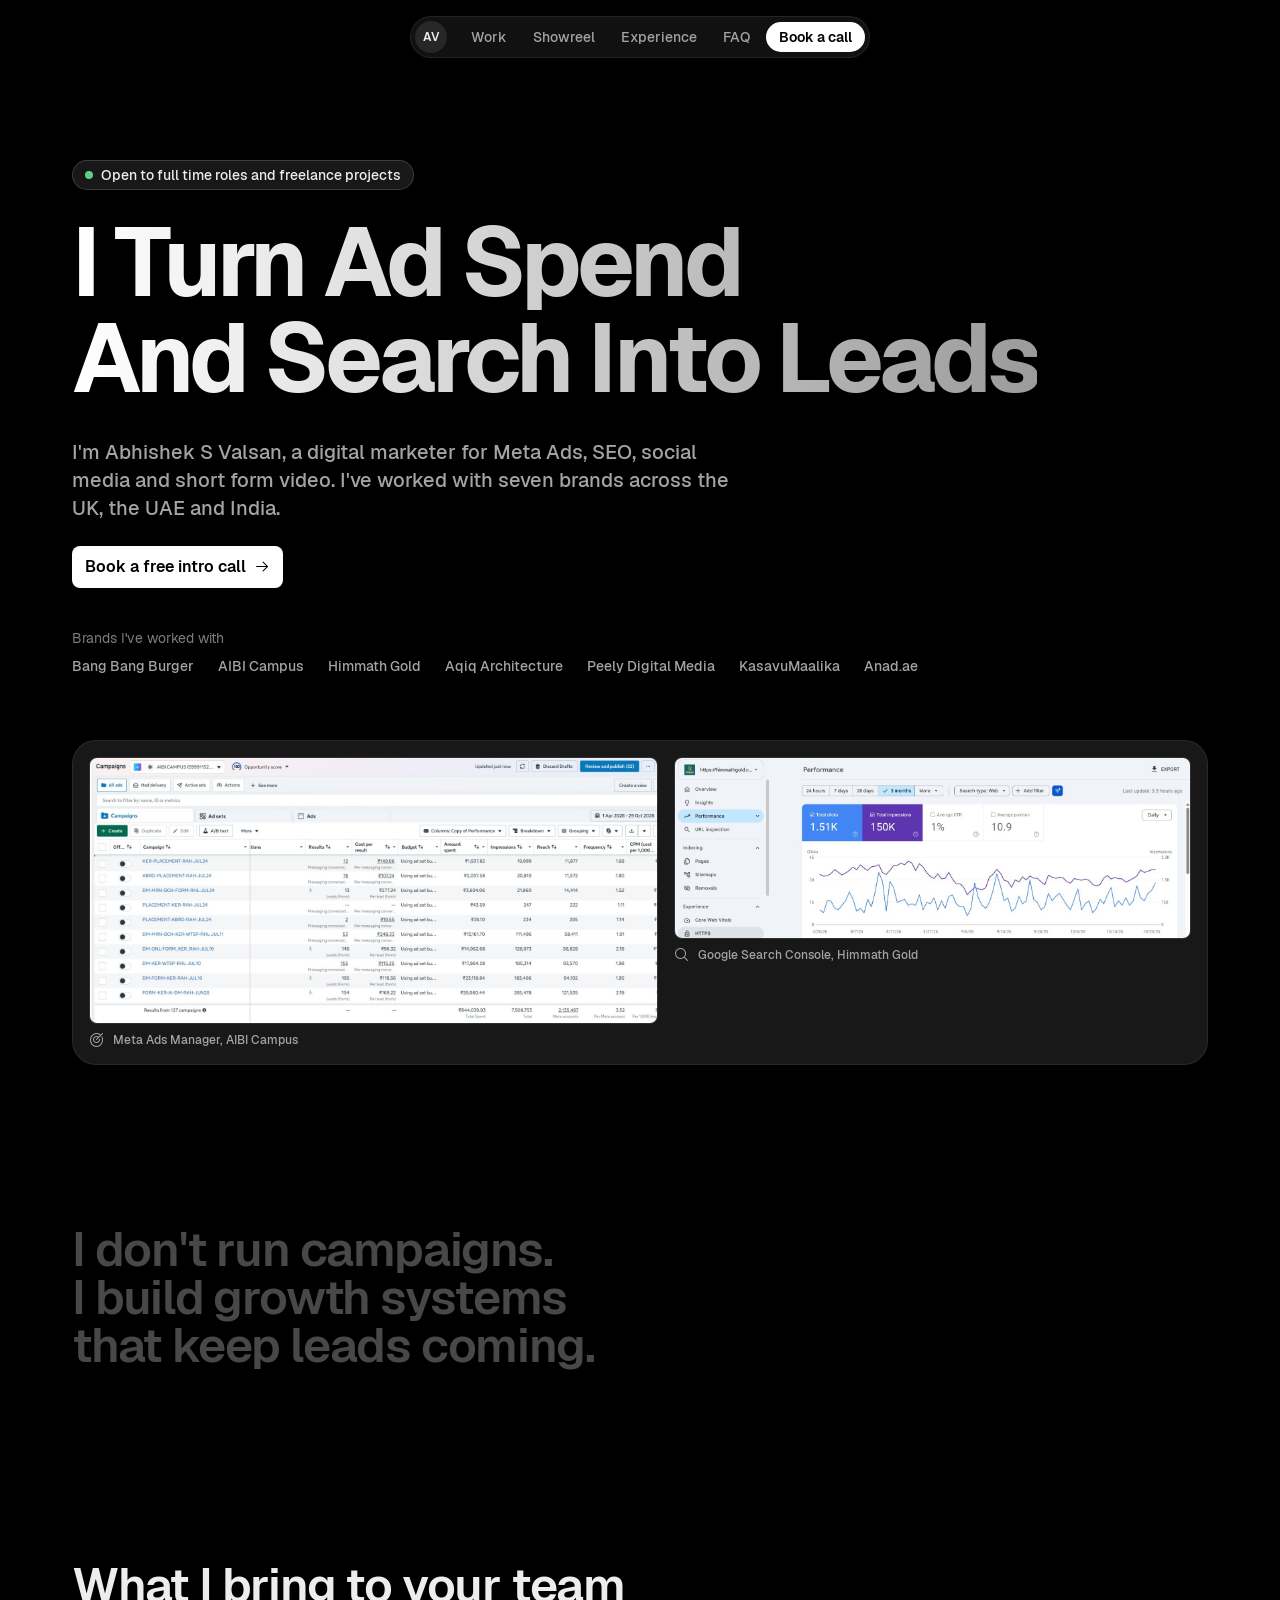
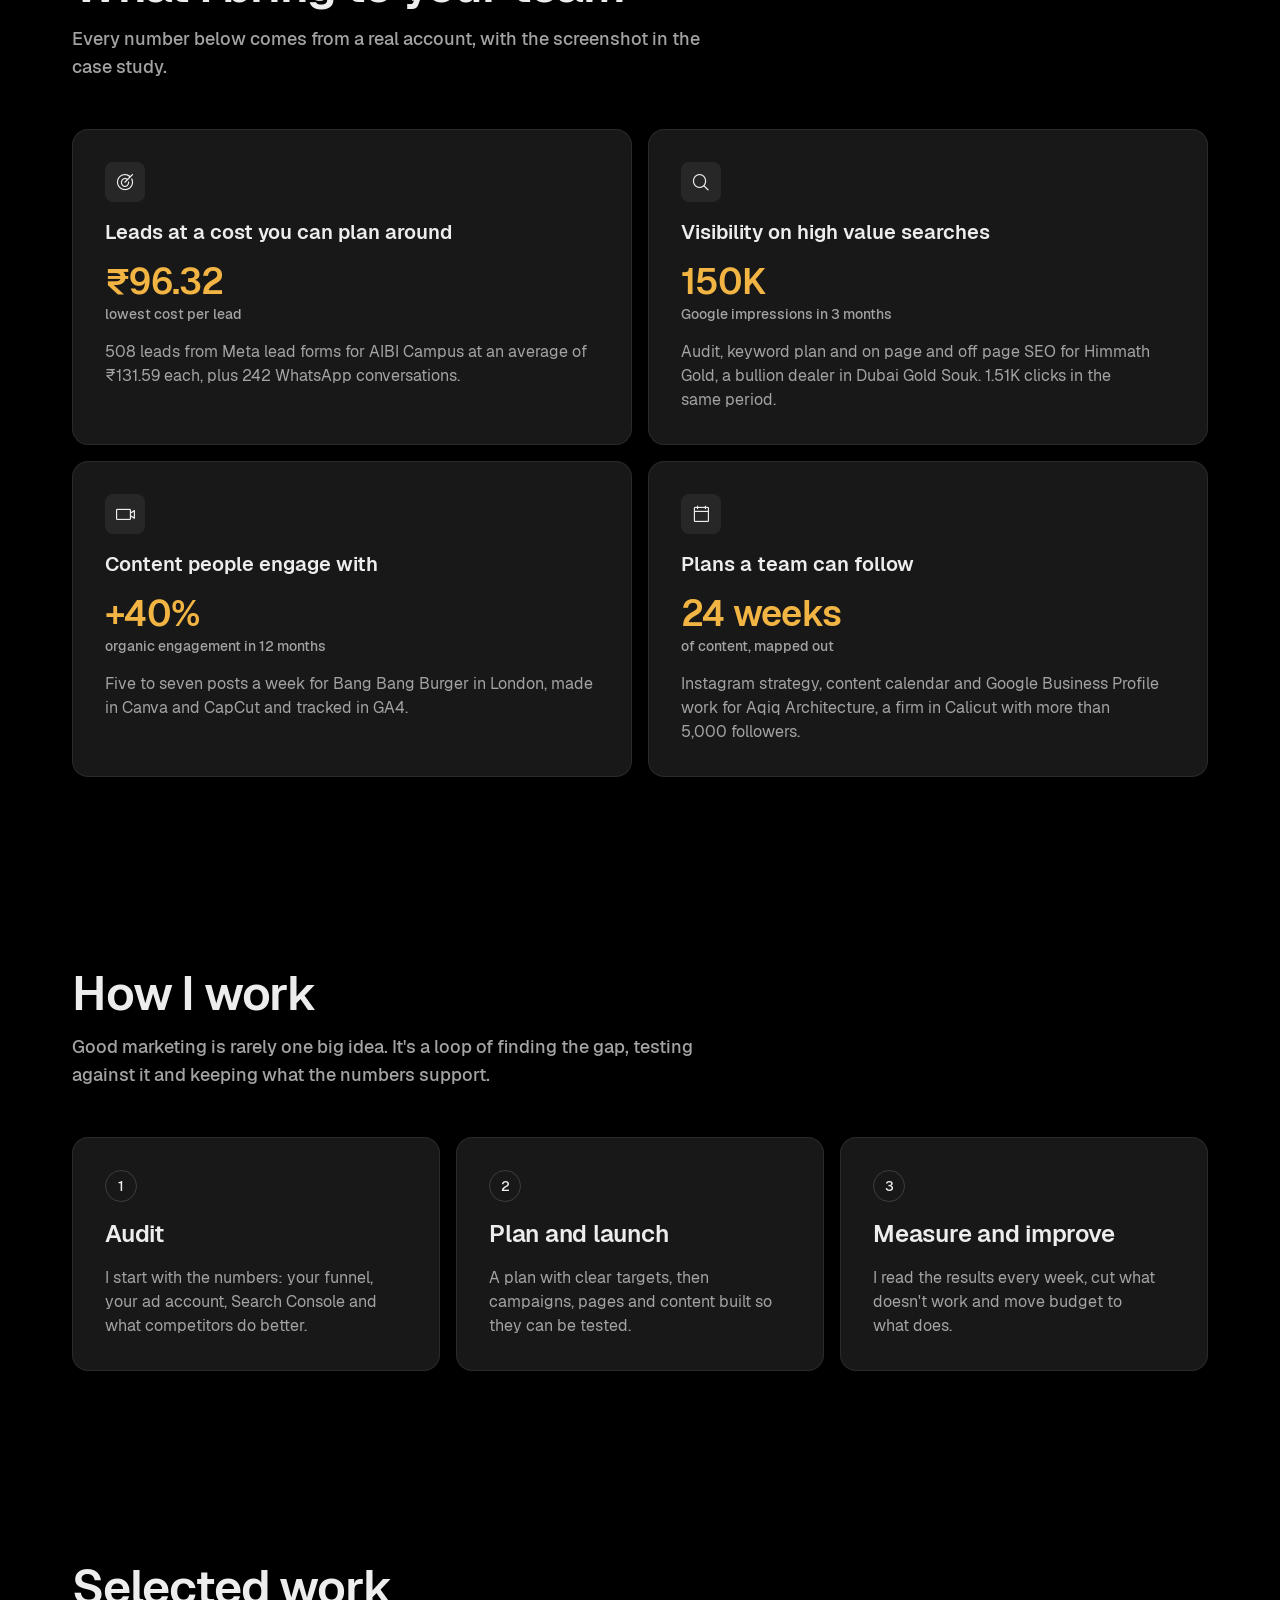
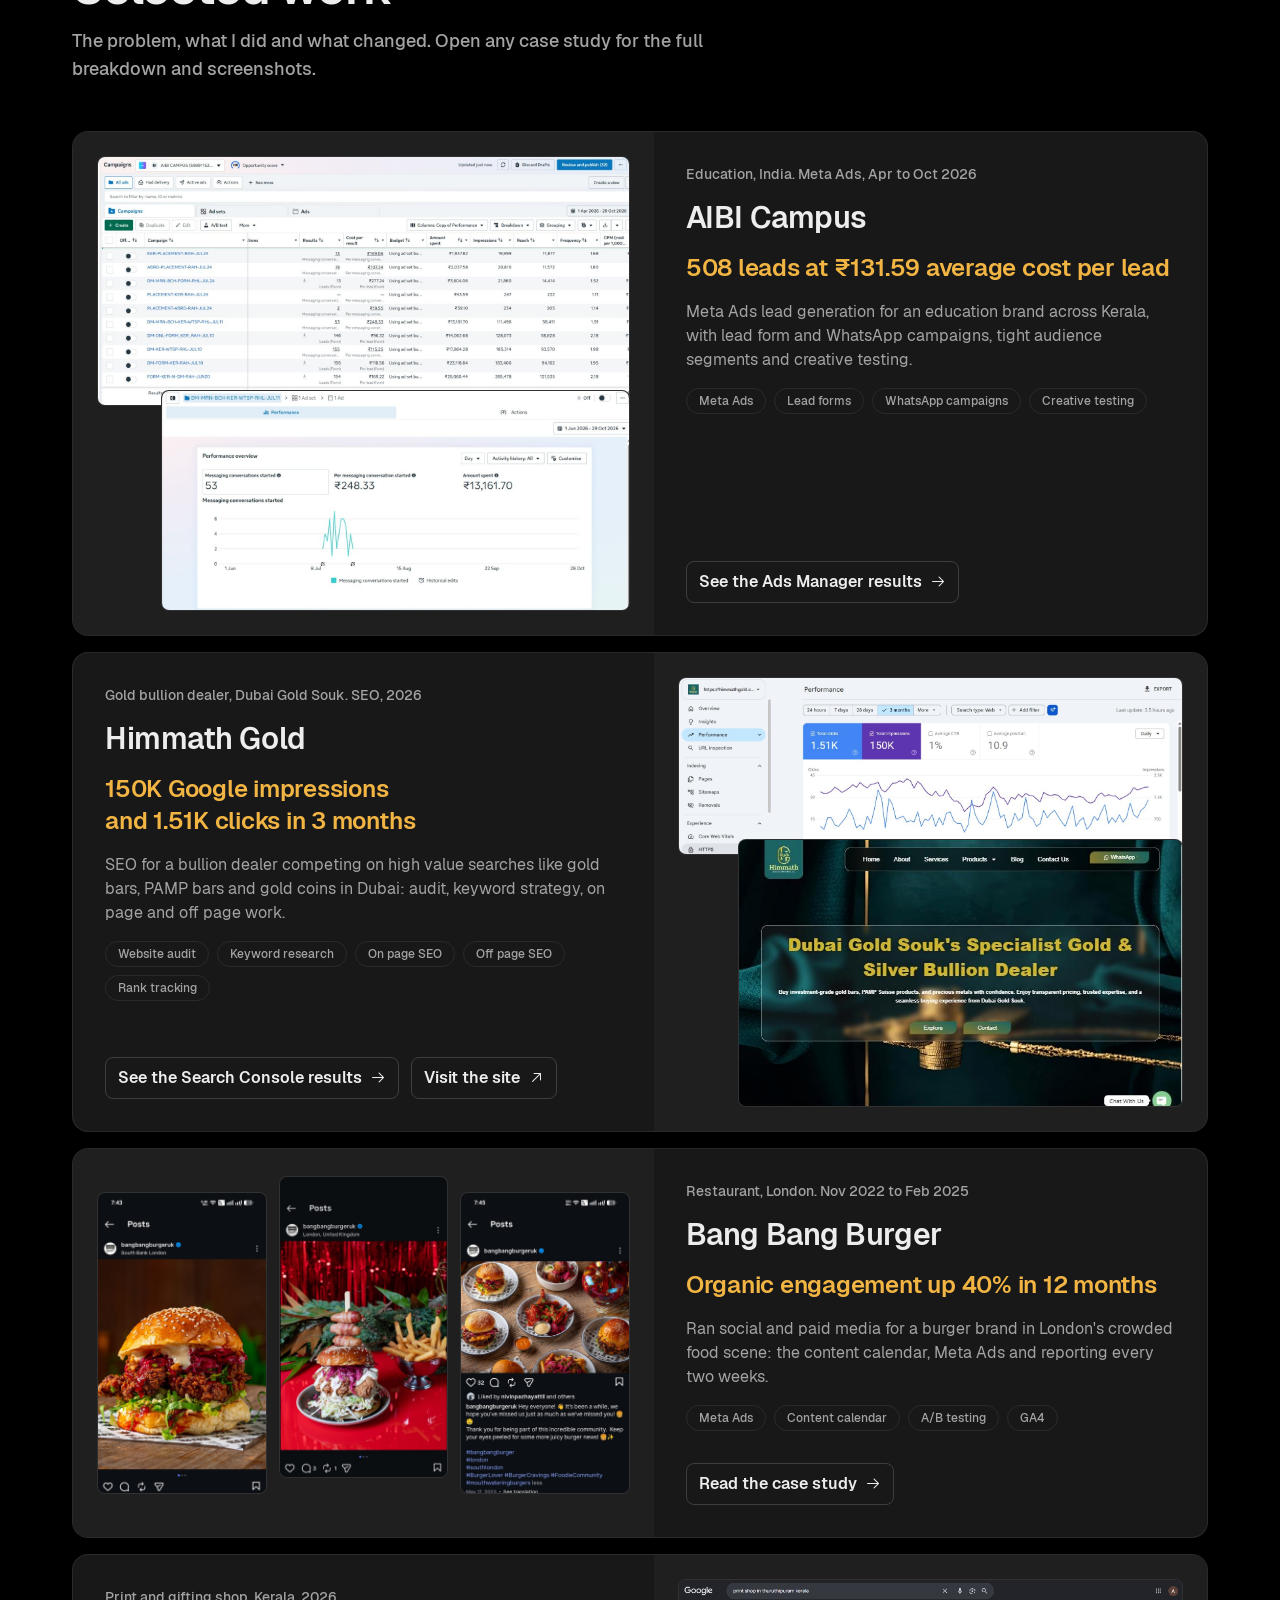
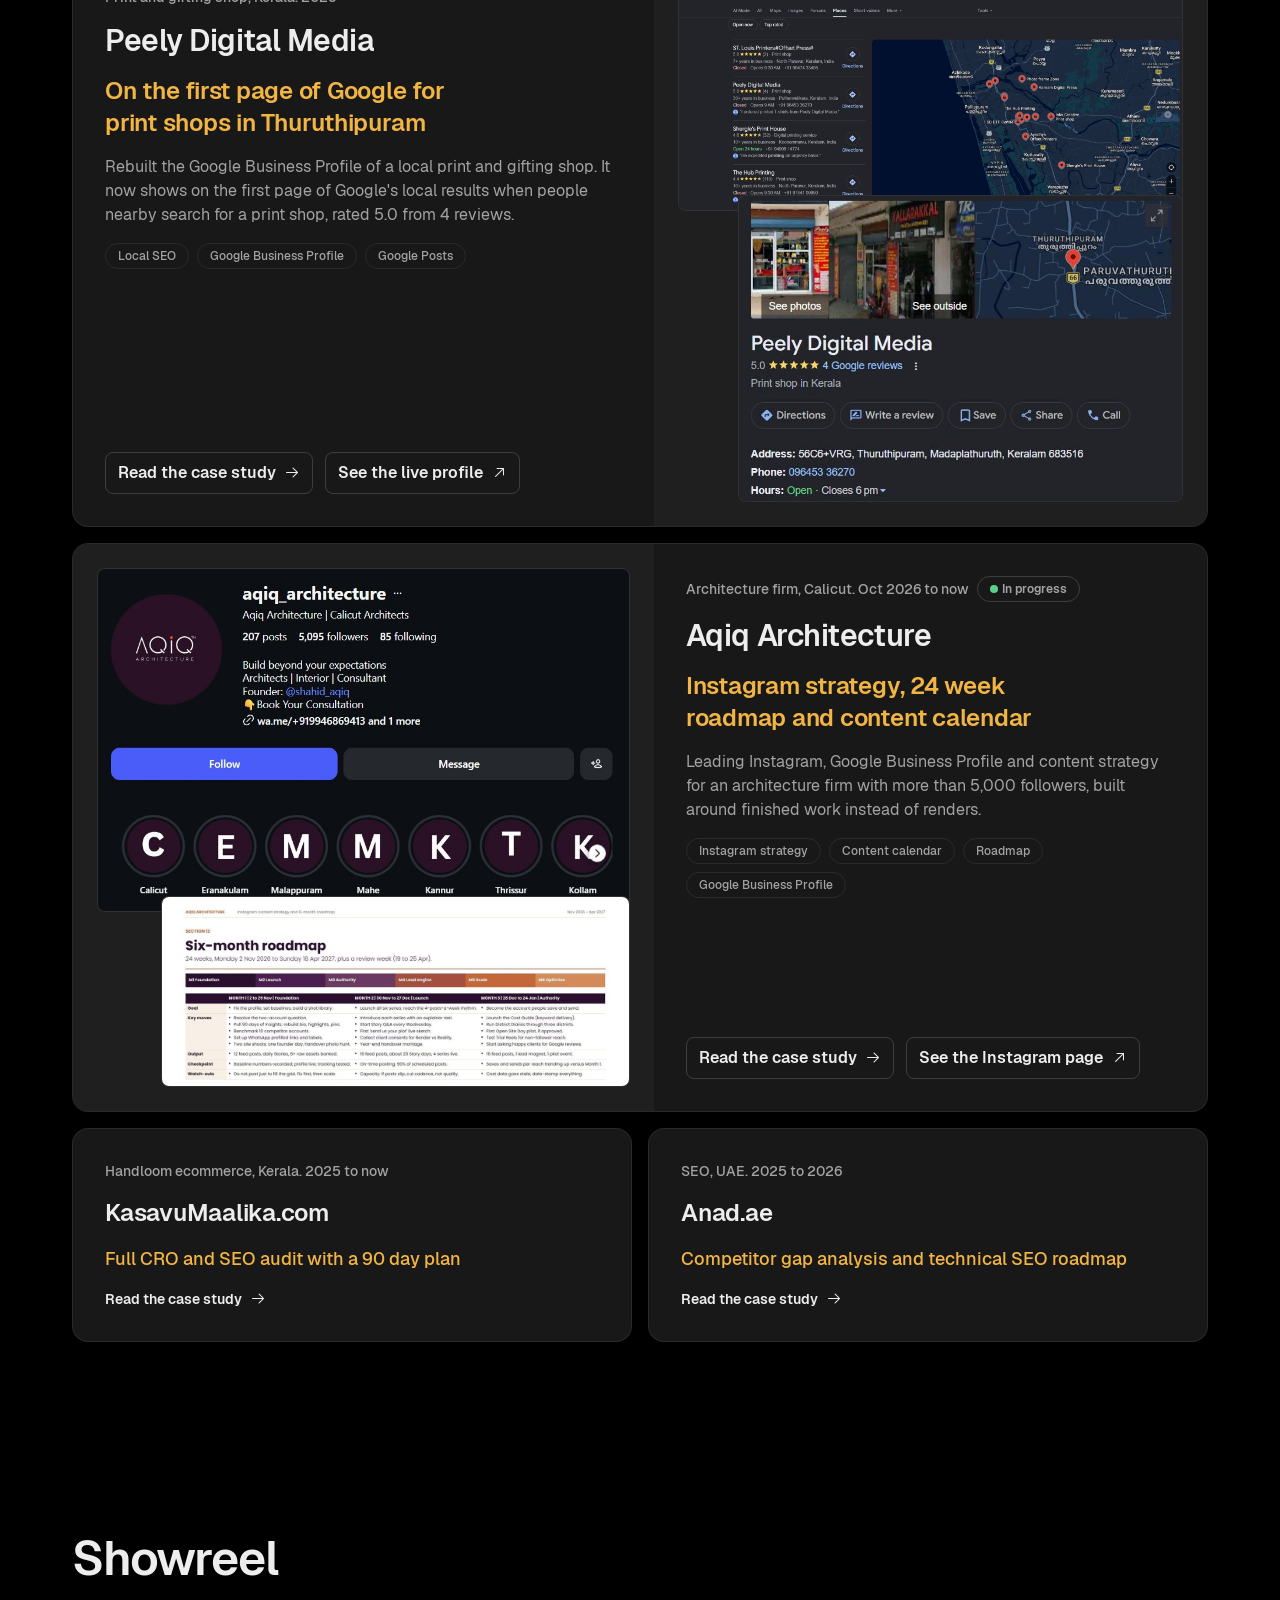
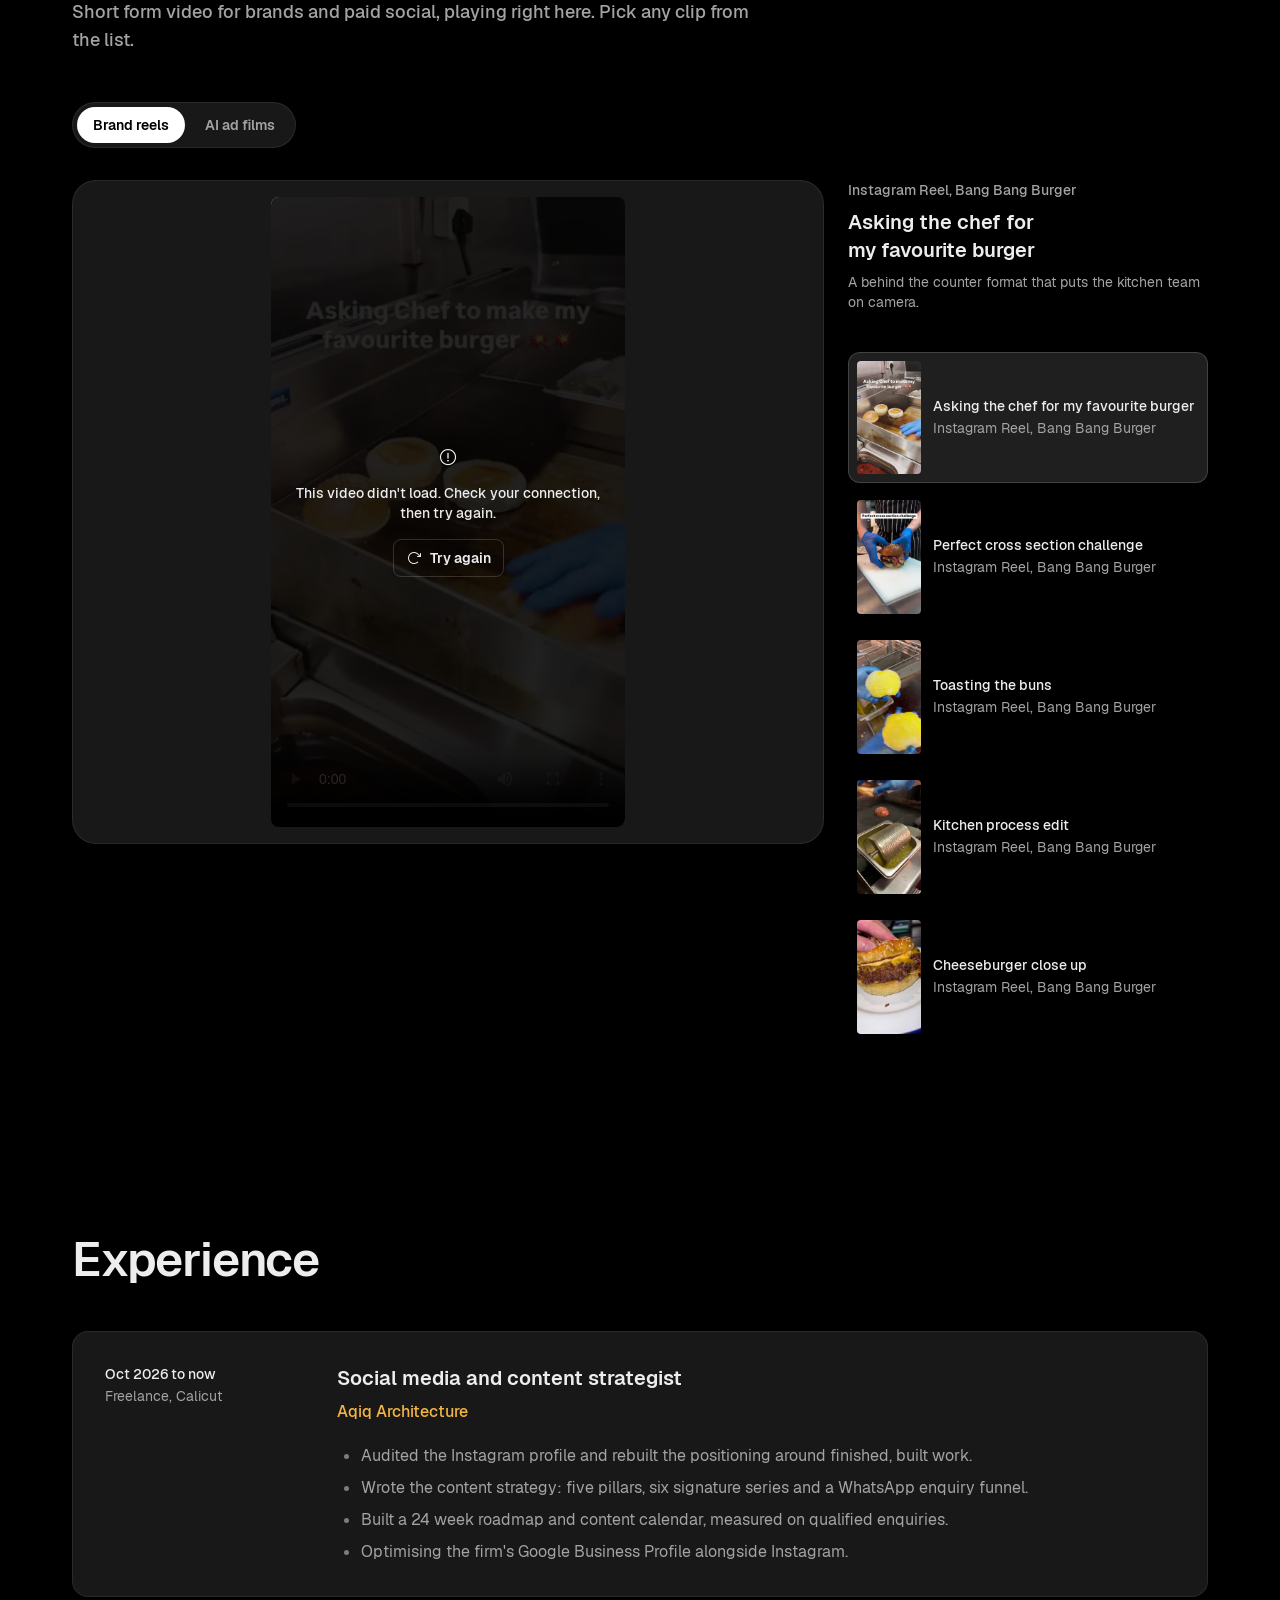
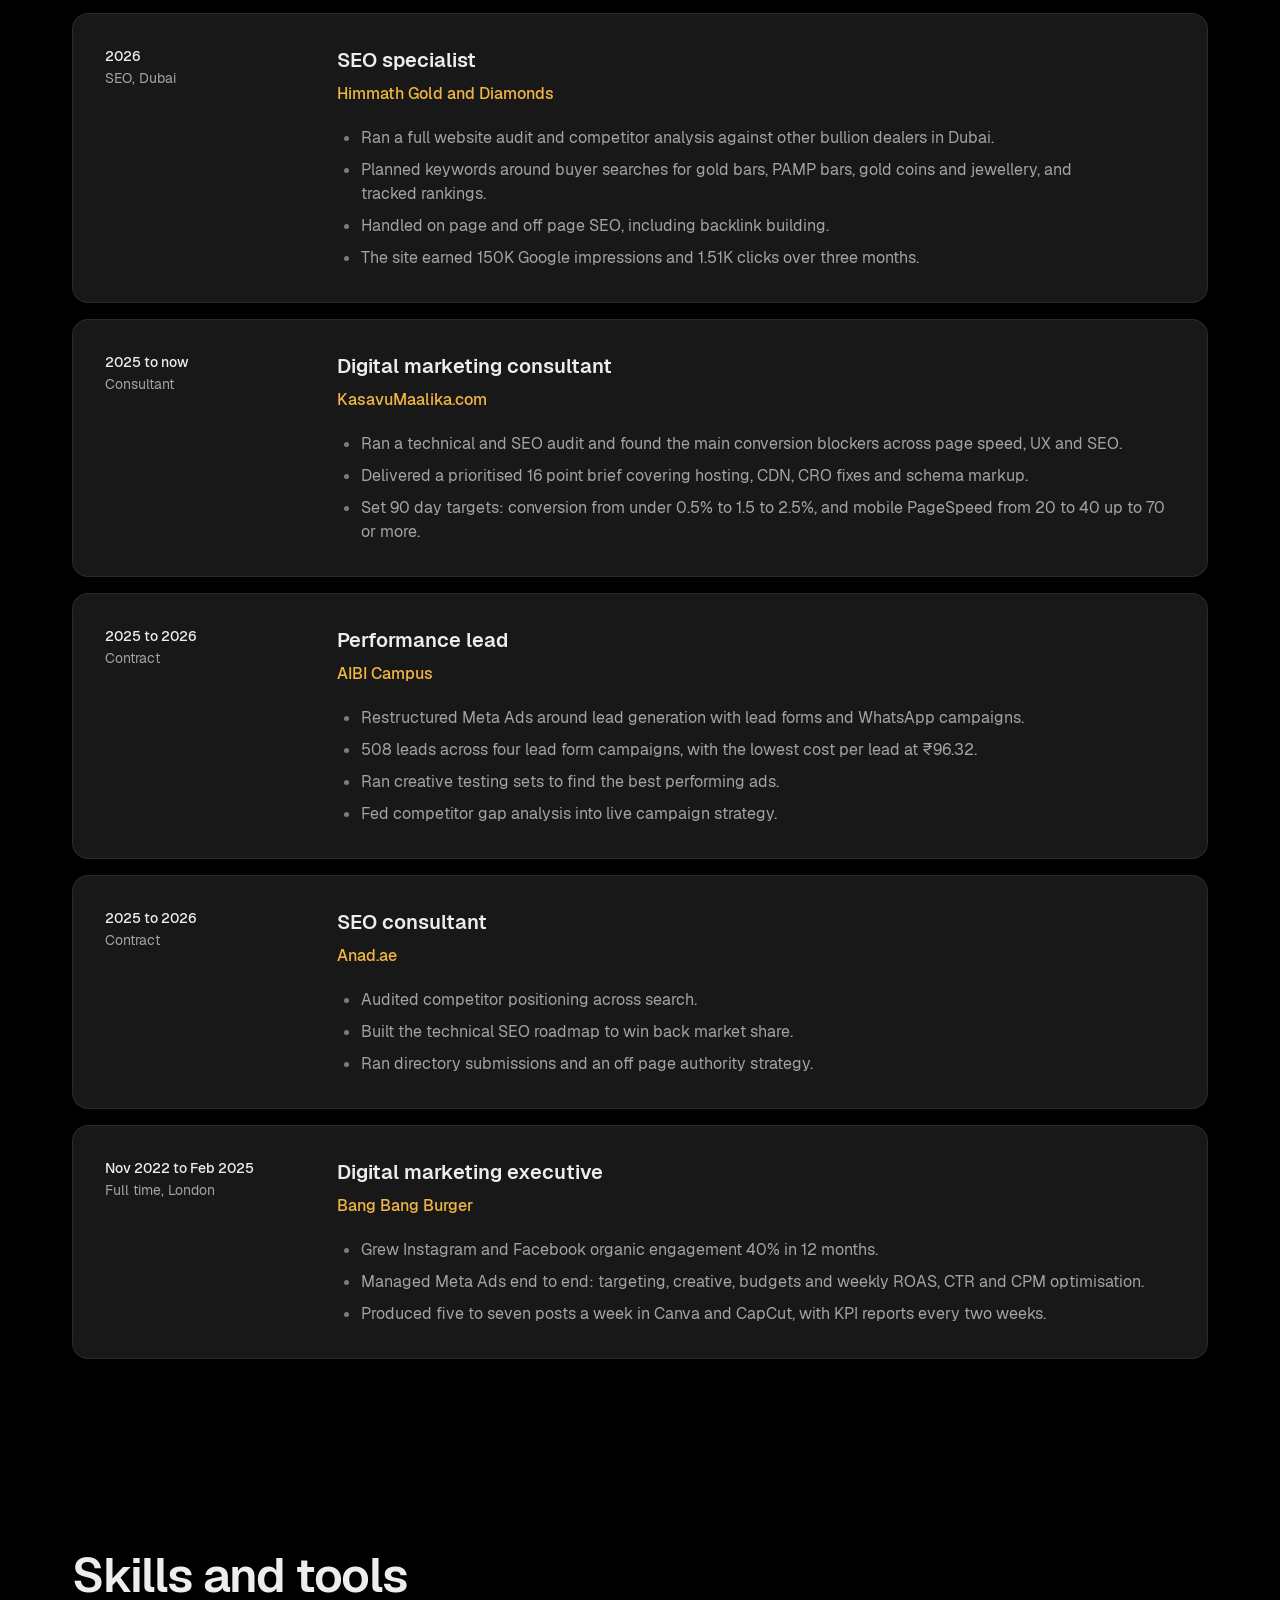
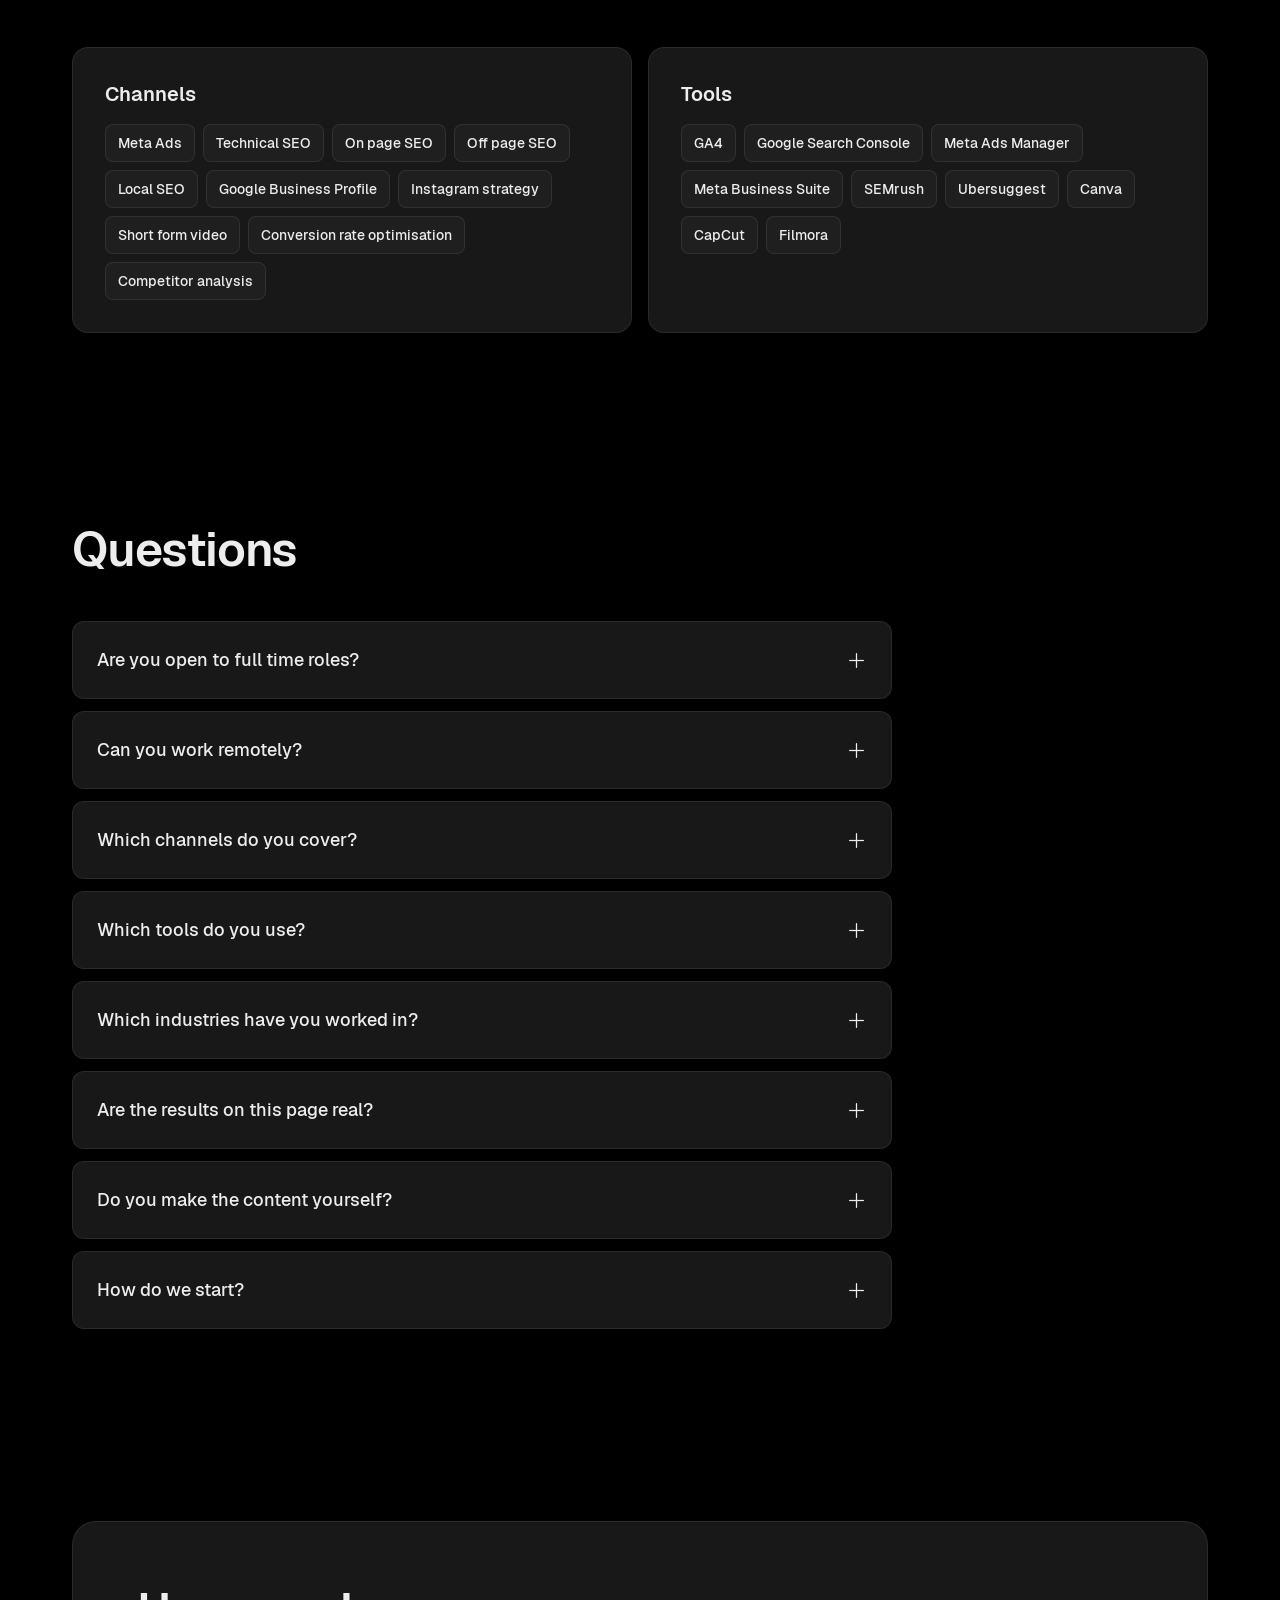
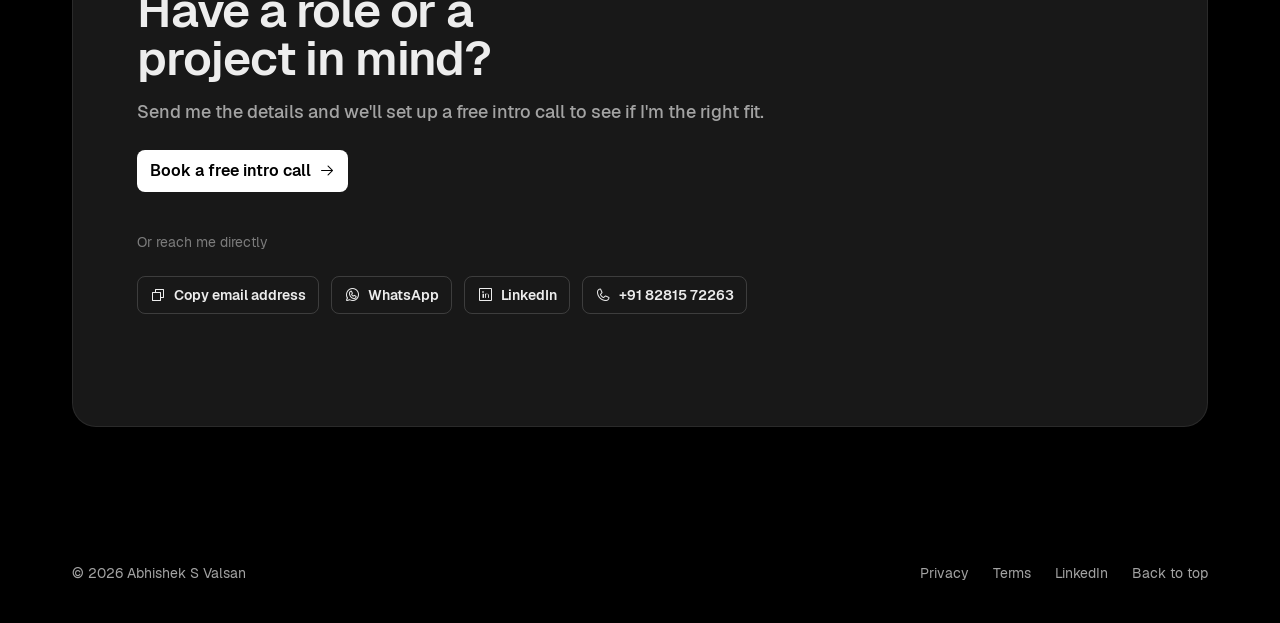
<file: index.html>
<!doctype html>
<html lang="en">
<head>
<meta charset="utf-8">
<meta name="viewport" content="width=device-width, initial-scale=1">
<title>Abhishek S Valsan | Digital marketer for Meta Ads and SEO</title>
<meta name="description" content="Digital marketer for Meta Ads, SEO and short form video. Real results for seven brands in the UK, UAE and India, with screenshots from Meta Ads Manager and Google Search Console.">
<link rel="canonical" href="https://abhisheksvalsanportfolio.netlify.app/">
<meta name="theme-color" content="#000000">
<meta property="og:type" content="website">
<meta property="og:url" content="https://abhisheksvalsanportfolio.netlify.app/">
<meta property="og:title" content="Abhishek S Valsan | Digital marketer for Meta Ads and SEO">
<meta property="og:description" content="508 leads from Meta Ads, 150K Google impressions in 3 months, +40% organic engagement. Case studies with real screenshots.">
<meta property="og:image" content="https://abhisheksvalsanportfolio.netlify.app/assets/og.png">
<meta property="og:image:width" content="1200">
<meta property="og:image:height" content="630">
<meta name="twitter:card" content="summary_large_image">
<meta name="twitter:title" content="Abhishek S Valsan | Digital marketer for Meta Ads and SEO">
<meta name="twitter:description" content="Meta Ads, SEO and short form video. Case studies with real screenshots.">
<meta name="twitter:image" content="https://abhisheksvalsanportfolio.netlify.app/assets/og.png">
<link rel="icon" href="favicon.svg" type="image/svg+xml">
<link rel="preload" href="assets/fonts/Geist-Regular.woff2" as="font" type="font/woff2" crossorigin>
<link rel="preload" href="assets/fonts/Geist-SemiBold.woff2" as="font" type="font/woff2" crossorigin>
<link rel="preload" href="assets/fonts/Geist-Bold.woff2" as="font" type="font/woff2" crossorigin>
<link rel="stylesheet" href="assets/css/site.css">
<script>document.documentElement.classList.add('js')</script>
<script type="application/ld+json">
{
  "@context": "https://schema.org",
  "@graph": [
    {
      "@type": "Person",
      "name": "Abhishek S Valsan",
      "jobTitle": "Digital marketer",
      "url": "https://abhisheksvalsanportfolio.netlify.app/",
      "email": "mailto:abhisheksvalsan@gmail.com",
      "telephone": "+918281572263",
      "sameAs": ["https://linkedin.com/in/abhisheksvalsan"],
      "knowsAbout": ["Meta Ads", "Search engine optimisation", "Local SEO", "Google Business Profile", "Conversion rate optimisation", "Short form video", "Content strategy"]
    },
    {
      "@type": "FAQPage",
      "mainEntity": [
        {"@type": "Question", "name": "Are you open to full time roles?", "acceptedAnswer": {"@type": "Answer", "text": "Yes. I'm open to full time roles and to freelance projects."}},
        {"@type": "Question", "name": "Can you work remotely?", "acceptedAnswer": {"@type": "Answer", "text": "Yes, remotely or on site. I've worked with brands in the UK, the UAE and India."}},
        {"@type": "Question", "name": "Which channels do you cover?", "acceptedAnswer": {"@type": "Answer", "text": "Meta Ads, SEO (technical, on page and off page), local SEO and Google Business Profile, Instagram and short form video, and conversion rate optimisation."}},
        {"@type": "Question", "name": "Which tools do you use?", "acceptedAnswer": {"@type": "Answer", "text": "GA4, Google Search Console, Meta Ads Manager, Meta Business Suite, SEMrush, Ubersuggest, Canva, CapCut and Filmora."}},
        {"@type": "Question", "name": "Which industries have you worked in?", "acceptedAnswer": {"@type": "Answer", "text": "Restaurants, education, handloom ecommerce, gold and bullion, architecture, and print and gifting."}},
        {"@type": "Question", "name": "Are the results on this page real?", "acceptedAnswer": {"@type": "Answer", "text": "Yes. The screenshots come straight from Meta Ads Manager, Google Search Console and the live Google and Instagram profiles. Account IDs are cropped out."}},
        {"@type": "Question", "name": "Do you make the content yourself?", "acceptedAnswer": {"@type": "Answer", "text": "Yes. I plan and edit short form video and design posts in Canva, CapCut and Filmora."}},
        {"@type": "Question", "name": "How do we start?", "acceptedAnswer": {"@type": "Answer", "text": "Email me with the role or the project and what you want to achieve. We'll set up a free intro call to see if it's a fit."}}
      ]
    }
  ]
}
</script>
</head>
<body>
<a class="skip-link button-sm" href="#main">Skip to content</a>

<header>
  <nav class="nav" aria-label="Main">
    <a class="nav-logo" href="#top" aria-label="Abhishek S Valsan, back to top">
      <span class="logo-mark caption-3" aria-hidden="true">AV</span>
      <span class="nav-name title-4">Abhishek S Valsan</span>
    </a>
    <ul class="nav-links">
      <li><a class="title-4" href="#work">Work</a></li>
      <li><a class="title-4" href="#showreel">Showreel</a></li>
      <li><a class="title-4" href="#experience">Experience</a></li>
      <li><a class="title-4" href="#faq">FAQ</a></li>
    </ul>
    <a class="btn btn-primary btn-small button-sm" href="mailto:abhisheksvalsan@gmail.com?subject=Intro%20call">Book a call</a>
    <button class="menu-toggle" type="button" aria-expanded="false" aria-controls="menu" aria-label="Open menu"><span></span><span></span></button>
  </nav>
  <div class="menu" id="menu" aria-hidden="true">
    <ul>
      <li style="--i:0"><a class="heading-4" href="#work">Work</a></li>
      <li style="--i:1"><a class="heading-4" href="#how">How I work</a></li>
      <li style="--i:2"><a class="heading-4" href="#showreel">Showreel</a></li>
      <li style="--i:3"><a class="heading-4" href="#experience">Experience</a></li>
      <li style="--i:4"><a class="heading-4" href="#faq">FAQ</a></li>
      <li style="--i:5" class="menu-cta"><a class="btn btn-primary button-md" href="mailto:abhisheksvalsan@gmail.com?subject=Intro%20call">Book a free intro call <i class="ph ph-arrow-right icon-sm" aria-hidden="true"></i></a></li>
    </ul>
  </div>
</header>

<main id="main">
  <!-- 1. Hero -->
  <section class="hero" id="top" aria-labelledby="hero-title">
    <div class="container">
      <div class="hero-copy">
        <p class="badge caption-1"><span class="dot" aria-hidden="true"></span>Open to full time roles and freelance projects</p>
        <h1 class="hero-title heading-4 md:heading-1 lg:display-2 xl:display-1" id="hero-title">I Turn Ad Spend<br> And Search Into Leads</h1>
        <p class="hero-sub title-1 muted">I'm Abhishek S Valsan, a digital marketer for Meta Ads, SEO, social media and short form video. I've worked with seven brands across the UK, the UAE and India.</p>
        <a class="btn btn-primary button-md" href="mailto:abhisheksvalsan@gmail.com?subject=Intro%20call">Book a free intro call <i class="ph ph-arrow-right icon-sm" aria-hidden="true"></i></a>
        <div class="proof-row">
          <p class="caption-2 faint">Brands I've worked with</p>
          <ul class="brands title-4 muted">
            <li>Bang Bang Burger</li><li>AIBI Campus</li><li>Himmath Gold</li><li>Aqiq Architecture</li><li>Peely Digital Media</li><li>KasavuMaalika</li><li>Anad.ae</li>
          </ul>
        </div>
      </div>
      <div class="hero-visual" data-reveal>
        <figure class="shot">
          <div class="media"><img src="img/aibi-campaigns.jpg" alt="Meta Ads Manager campaign table for AIBI Campus showing lead form and WhatsApp campaign results" width="1600" height="748" fetchpriority="high"></div>
          <figcaption class="caption-4 muted"><i class="ph ph-target icon-sm" aria-hidden="true"></i>Meta Ads Manager, AIBI Campus</figcaption>
        </figure>
        <figure class="shot">
          <div class="media"><img src="img/himmath-search-console.jpg" alt="Google Search Console for himmathgold.com: 1.51K clicks and 150K impressions in 3 months" width="1535" height="536"></div>
          <figcaption class="caption-4 muted"><i class="ph ph-magnifying-glass icon-sm" aria-hidden="true"></i>Google Search Console, Himmath Gold</figcaption>
        </figure>
      </div>
    </div>
  </section>

  <!-- 2. Tagline reveal -->
  <section class="tagline" aria-label="What I do">
    <div class="container">
      <p class="tagline-text heading-5 md:heading-4 lg:heading-2" id="tagline">I don't run campaigns.<br> I build growth systems<br> that keep leads coming.</p>
    </div>
  </section>

  <!-- 3. Benefits -->
  <section class="section" id="benefits" aria-labelledby="benefits-title">
    <div class="container">
      <div class="section-head" data-reveal>
        <h2 class="heading-4 lg:heading-2" id="benefits-title">What I bring to your team</h2>
        <p class="title-2 muted">Every number below comes from a real account, with the screenshot in the case study.</p>
      </div>
      <ul class="grid-2">
        <li class="card benefit" data-reveal>
          <span class="icon-box" aria-hidden="true"><i class="ph ph-target icon-md"></i></span>
          <h3 class="heading-6">Leads at a cost you can plan around</h3>
          <p class="stat"><span class="heading-3 accent">₹96.32</span><span class="caption-1 muted">lowest cost per lead</span></p>
          <p class="body-3 muted">508 leads from Meta lead forms for AIBI Campus at an average of ₹131.59 each, plus 242 WhatsApp conversations.</p>
        </li>
        <li class="card benefit" data-reveal>
          <span class="icon-box" aria-hidden="true"><i class="ph ph-magnifying-glass icon-md"></i></span>
          <h3 class="heading-6">Visibility on high value searches</h3>
          <p class="stat"><span class="heading-3 accent">150K</span><span class="caption-1 muted">Google impressions in 3 months</span></p>
          <p class="body-3 muted">Audit, keyword plan and on page and off page SEO for Himmath Gold, a bullion dealer in Dubai Gold Souk. 1.51K clicks in the same period.</p>
        </li>
        <li class="card benefit" data-reveal>
          <span class="icon-box" aria-hidden="true"><i class="ph ph-video-camera icon-md"></i></span>
          <h3 class="heading-6">Content people engage with</h3>
          <p class="stat"><span class="heading-3 accent">+40%</span><span class="caption-1 muted">organic engagement in 12 months</span></p>
          <p class="body-3 muted">Five to seven posts a week for Bang Bang Burger in London, made in Canva and CapCut and tracked in GA4.</p>
        </li>
        <li class="card benefit" data-reveal>
          <span class="icon-box" aria-hidden="true"><i class="ph ph-calendar-blank icon-md"></i></span>
          <h3 class="heading-6">Plans a team can follow</h3>
          <p class="stat"><span class="heading-3 accent">24 weeks</span><span class="caption-1 muted">of content, mapped out</span></p>
          <p class="body-3 muted">Instagram strategy, content calendar and Google Business Profile work for Aqiq Architecture, a firm in Calicut with more than 5,000 followers.</p>
        </li>
      </ul>
    </div>
  </section>

  <!-- 4. How it works -->
  <section class="section" id="how" aria-labelledby="how-title">
    <div class="container">
      <div class="section-head" data-reveal>
        <h2 class="heading-4 lg:heading-2" id="how-title">How I work</h2>
        <p class="title-2 muted">Good marketing is rarely one big idea. It's a loop of finding the gap, testing against it and keeping what the numbers support.</p>
      </div>
      <ol class="grid-3">
        <li class="card step" data-reveal>
          <span class="step-num title-4" aria-hidden="true">1</span>
          <h3 class="heading-5">Audit</h3>
          <p class="body-3 muted">I start with the numbers: your funnel, your ad account, Search Console and what competitors do better.</p>
        </li>
        <li class="card step" data-reveal>
          <span class="step-num title-4" aria-hidden="true">2</span>
          <h3 class="heading-5">Plan and launch</h3>
          <p class="body-3 muted">A plan with clear targets, then campaigns, pages and content built so they can be tested.</p>
        </li>
        <li class="card step" data-reveal>
          <span class="step-num title-4" aria-hidden="true">3</span>
          <h3 class="heading-5">Measure and improve</h3>
          <p class="body-3 muted">I read the results every week, cut what doesn't work and move budget to what does.</p>
        </li>
      </ol>
    </div>
  </section>

  <!-- 5. Proof: case studies -->
  <section class="section" id="work" aria-labelledby="work-title">
    <div class="container">
      <div class="section-head" data-reveal>
        <h2 class="heading-4 lg:heading-2" id="work-title">Selected work</h2>
        <p class="title-2 muted">The problem, what I did and what changed. Open any case study for the full breakdown and screenshots.</p>
      </div>
      <div class="cases">
        <article class="case" data-reveal>
          <div class="case-visual stack">
            <div class="media"><img src="img/aibi-campaigns.jpg" alt="Meta Ads Manager campaign table for AIBI Campus, April to October 2026" width="1600" height="748" loading="lazy"></div>
            <div class="media"><img src="img/aibi-whatsapp.jpg" alt="Performance overview of a WhatsApp campaign: 53 conversations at ₹248.33 each" width="1288" height="604" loading="lazy"></div>
          </div>
          <div class="case-body">
            <p class="case-meta caption-1 muted">Education, India. Meta Ads, Apr to Oct 2026</p>
            <h3 class="heading-4">AIBI Campus</h3>
            <p class="heading-5 accent">508 leads at ₹131.59 average cost per lead</p>
            <p class="body-3 muted">Meta Ads lead generation for an education brand across Kerala, with lead form and WhatsApp campaigns, tight audience segments and creative testing.</p>
            <ul class="tags caption-4"><li>Meta Ads</li><li>Lead forms</li><li>WhatsApp campaigns</li><li>Creative testing</li></ul>
            <div class="case-actions"><button class="btn btn-ghost button-md" type="button" data-case="aibi">See the Ads Manager results <i class="ph ph-arrow-right icon-sm" aria-hidden="true"></i></button></div>
          </div>
        </article>

        <article class="case flip" data-reveal>
          <div class="case-visual stack">
            <div class="media"><img src="img/himmath-search-console.jpg" alt="Google Search Console for himmathgold.com over 3 months" width="1535" height="536" loading="lazy"></div>
            <div class="media"><img src="img/himmath-site.jpg" alt="Himmath Gold homepage" width="764" height="460" loading="lazy"></div>
          </div>
          <div class="case-body">
            <p class="case-meta caption-1 muted">Gold bullion dealer, Dubai Gold Souk. SEO, 2026</p>
            <h3 class="heading-4">Himmath Gold</h3>
            <p class="heading-5 accent">150K Google impressions and 1.51K clicks in 3 months</p>
            <p class="body-3 muted">SEO for a bullion dealer competing on high value searches like gold bars, PAMP bars and gold coins in Dubai: audit, keyword strategy, on page and off page work.</p>
            <ul class="tags caption-4"><li>Website audit</li><li>Keyword research</li><li>On page SEO</li><li>Off page SEO</li><li>Rank tracking</li></ul>
            <div class="case-actions">
              <button class="btn btn-ghost button-md" type="button" data-case="himmath">See the Search Console results <i class="ph ph-arrow-right icon-sm" aria-hidden="true"></i></button>
              <a class="btn btn-ghost button-md" href="https://himmathgold.com/" target="_blank" rel="noopener">Visit the site <i class="ph ph-arrow-up-right icon-sm" aria-hidden="true"></i></a>
            </div>
          </div>
        </article>

        <article class="case" data-reveal>
          <div class="case-visual">
            <div class="posts">
              <div class="media"><img src="media/bbb-post-1.jpg" alt="Bang Bang Burger Instagram post" width="700" height="1564" loading="lazy"></div>
              <div class="media"><img src="media/bbb-post-2.jpg" alt="Bang Bang Burger Instagram post" width="700" height="1564" loading="lazy"></div>
              <div class="media"><img src="media/bbb-post-3.jpg" alt="Bang Bang Burger Instagram post" width="700" height="1564" loading="lazy"></div>
            </div>
          </div>
          <div class="case-body">
            <p class="case-meta caption-1 muted">Restaurant, London. Nov 2022 to Feb 2025</p>
            <h3 class="heading-4">Bang Bang Burger</h3>
            <p class="heading-5 accent">Organic engagement up 40% in 12 months</p>
            <p class="body-3 muted">Ran social and paid media for a burger brand in London's crowded food scene: the content calendar, Meta Ads and reporting every two weeks.</p>
            <ul class="tags caption-4"><li>Meta Ads</li><li>Content calendar</li><li>A/B testing</li><li>GA4</li></ul>
            <div class="case-actions"><button class="btn btn-ghost button-md" type="button" data-case="bbb">Read the case study <i class="ph ph-arrow-right icon-sm" aria-hidden="true"></i></button></div>
          </div>
        </article>

        <article class="case flip" data-reveal>
          <div class="case-visual stack">
            <div class="media"><img src="img/peely-local-search.jpg" alt="Google local results for print shop in Thuruthipuram Kerala, with Peely Digital Media on the first page, rated 5.0" width="1825" height="834" loading="lazy"></div>
            <div class="media"><img src="img/peely-profile.jpg" alt="Peely Digital Media Google Business Profile rated 5.0 from 4 reviews" width="752" height="518" loading="lazy"></div>
          </div>
          <div class="case-body">
            <p class="case-meta caption-1 muted">Print and gifting shop, Kerala. 2026</p>
            <h3 class="heading-4">Peely Digital Media</h3>
            <p class="heading-5 accent">On the first page of Google for print shops in Thuruthipuram</p>
            <p class="body-3 muted">Rebuilt the Google Business Profile of a local print and gifting shop. It now shows on the first page of Google's local results when people nearby search for a print shop, rated 5.0 from 4 reviews.</p>
            <ul class="tags caption-4"><li>Local SEO</li><li>Google Business Profile</li><li>Google Posts</li></ul>
            <div class="case-actions">
              <button class="btn btn-ghost button-md" type="button" data-case="peely">Read the case study <i class="ph ph-arrow-right icon-sm" aria-hidden="true"></i></button>
              <a class="btn btn-ghost button-md" href="https://share.google/4axIgrkwm0UhnlmM0" target="_blank" rel="noopener">See the live profile <i class="ph ph-arrow-up-right icon-sm" aria-hidden="true"></i></a>
            </div>
          </div>
        </article>

        <article class="case" data-reveal>
          <div class="case-visual stack">
            <div class="media"><img src="img/aqiq-instagram.jpg" alt="Instagram profile of aqiq_architecture with 5,095 followers" width="900" height="580" loading="lazy"></div>
            <div class="media"><img src="img/aqiq-roadmap.jpg" alt="Six month roadmap page from the Aqiq Architecture Instagram strategy" width="1200" height="485" loading="lazy"></div>
          </div>
          <div class="case-body">
            <p class="case-meta caption-1 muted">Architecture firm, Calicut. Oct 2026 to now <span class="pill caption-3"><span class="dot" aria-hidden="true"></span>In progress</span></p>
            <h3 class="heading-4">Aqiq Architecture</h3>
            <p class="heading-5 accent">Instagram strategy, 24 week roadmap and content calendar</p>
            <p class="body-3 muted">Leading Instagram, Google Business Profile and content strategy for an architecture firm with more than 5,000 followers, built around finished work instead of renders.</p>
            <ul class="tags caption-4"><li>Instagram strategy</li><li>Content calendar</li><li>Roadmap</li><li>Google Business Profile</li></ul>
            <div class="case-actions">
              <button class="btn btn-ghost button-md" type="button" data-case="aqiq">Read the case study <i class="ph ph-arrow-right icon-sm" aria-hidden="true"></i></button>
              <a class="btn btn-ghost button-md" href="https://www.instagram.com/aqiq_architecture/" target="_blank" rel="noopener">See the Instagram page <i class="ph ph-arrow-up-right icon-sm" aria-hidden="true"></i></a>
            </div>
          </div>
        </article>

        <div class="grid-2">
          <button class="card case-small" type="button" data-case="kasavu" data-reveal>
            <span class="caption-1 muted">Handloom ecommerce, Kerala. 2025 to now</span>
            <span class="heading-5">KasavuMaalika.com</span>
            <span class="title-2 accent">Full CRO and SEO audit with a 90 day plan</span>
            <span class="more button-sm">Read the case study <i class="ph ph-arrow-right icon-sm" aria-hidden="true"></i></span>
          </button>
          <button class="card case-small" type="button" data-case="anad" data-reveal>
            <span class="caption-1 muted">SEO, UAE. 2025 to 2026</span>
            <span class="heading-5">Anad.ae</span>
            <span class="title-2 accent">Competitor gap analysis and technical SEO roadmap</span>
            <span class="more button-sm">Read the case study <i class="ph ph-arrow-right icon-sm" aria-hidden="true"></i></span>
          </button>
        </div>
      </div>
    </div>
  </section>

  <!-- Showreel -->
  <section class="section" id="showreel" aria-labelledby="reel-title">
    <div class="container">
      <div class="section-head" data-reveal>
        <h2 class="heading-4 lg:heading-2" id="reel-title">Showreel</h2>
        <p class="title-2 muted">Short form video for brands and paid social, playing right here. Pick any clip from the list.</p>
      </div>
      <div class="tabs" role="tablist" aria-label="Video collections">
        <button class="tab button-sm" role="tab" id="tab-reels" aria-selected="true" aria-controls="reel-panel" data-group="reels">Brand reels</button>
        <button class="tab button-sm" role="tab" id="tab-ai" aria-selected="false" aria-controls="reel-panel" data-group="ai" tabindex="-1">AI ad films</button>
      </div>
      <div class="reel" id="reel-panel" role="tabpanel" aria-labelledby="tab-reels">
        <div class="stage">
          <div class="stage-frame" id="stage-frame" data-orient="v">
            <video id="stage-video" controls playsinline preload="metadata"></video>
            <div class="video-error" id="video-error" role="alert">
              <i class="ph ph-warning-circle icon-md" aria-hidden="true"></i>
              <p class="body-5">This video didn't load. Check your connection, then try again.</p>
              <button class="btn btn-ghost button-sm" type="button" id="video-retry"><i class="ph ph-arrow-clockwise icon-sm" aria-hidden="true"></i>Try again</button>
            </div>
          </div>
        </div>
        <div>
          <div class="now" aria-live="polite">
            <p class="caption-1 muted" id="now-kicker"></p>
            <h3 class="heading-6" id="now-title"></h3>
            <p class="body-6 muted" id="now-desc"></p>
          </div>
          <ul class="playlist" id="playlist"></ul>
        </div>
      </div>
    </div>
  </section>

  <!-- Experience -->
  <section class="section" id="experience" aria-labelledby="xp-title">
    <div class="container">
      <div class="section-head" data-reveal>
        <h2 class="heading-4 lg:heading-2" id="xp-title">Experience</h2>
      </div>
      <ol class="xp">
        <li class="card xp-item" data-reveal>
          <div class="xp-when"><p class="title-4">Oct 2026 to now</p><p class="caption-2 muted">Freelance, Calicut</p></div>
          <div class="xp-body">
            <h3 class="heading-6">Social media and content strategist</h3>
            <p class="title-3 accent">Aqiq Architecture</p>
            <ul class="body-3 muted">
              <li>Audited the Instagram profile and rebuilt the positioning around finished, built work.</li>
              <li>Wrote the content strategy: five pillars, six signature series and a WhatsApp enquiry funnel.</li>
              <li>Built a 24 week roadmap and content calendar, measured on qualified enquiries.</li>
              <li>Optimising the firm's Google Business Profile alongside Instagram.</li>
            </ul>
          </div>
        </li>
        <li class="card xp-item" data-reveal>
          <div class="xp-when"><p class="title-4">2026</p><p class="caption-2 muted">SEO, Dubai</p></div>
          <div class="xp-body">
            <h3 class="heading-6">SEO specialist</h3>
            <p class="title-3 accent">Himmath Gold and Diamonds</p>
            <ul class="body-3 muted">
              <li>Ran a full website audit and competitor analysis against other bullion dealers in Dubai.</li>
              <li>Planned keywords around buyer searches for gold bars, PAMP bars, gold coins and jewellery, and tracked rankings.</li>
              <li>Handled on page and off page SEO, including backlink building.</li>
              <li>The site earned 150K Google impressions and 1.51K clicks over three months.</li>
            </ul>
          </div>
        </li>
        <li class="card xp-item" data-reveal>
          <div class="xp-when"><p class="title-4">2025 to now</p><p class="caption-2 muted">Consultant</p></div>
          <div class="xp-body">
            <h3 class="heading-6">Digital marketing consultant</h3>
            <p class="title-3 accent">KasavuMaalika.com</p>
            <ul class="body-3 muted">
              <li>Ran a technical and SEO audit and found the main conversion blockers across page speed, UX and SEO.</li>
              <li>Delivered a prioritised 16 point brief covering hosting, CDN, CRO fixes and schema markup.</li>
              <li>Set 90 day targets: conversion from under 0.5% to 1.5 to 2.5%, and mobile PageSpeed from 20 to 40 up to 70 or more.</li>
            </ul>
          </div>
        </li>
        <li class="card xp-item" data-reveal>
          <div class="xp-when"><p class="title-4">2025 to 2026</p><p class="caption-2 muted">Contract</p></div>
          <div class="xp-body">
            <h3 class="heading-6">Performance lead</h3>
            <p class="title-3 accent">AIBI Campus</p>
            <ul class="body-3 muted">
              <li>Restructured Meta Ads around lead generation with lead forms and WhatsApp campaigns.</li>
              <li>508 leads across four lead form campaigns, with the lowest cost per lead at ₹96.32.</li>
              <li>Ran creative testing sets to find the best performing ads.</li>
              <li>Fed competitor gap analysis into live campaign strategy.</li>
            </ul>
          </div>
        </li>
        <li class="card xp-item" data-reveal>
          <div class="xp-when"><p class="title-4">2025 to 2026</p><p class="caption-2 muted">Contract</p></div>
          <div class="xp-body">
            <h3 class="heading-6">SEO consultant</h3>
            <p class="title-3 accent">Anad.ae</p>
            <ul class="body-3 muted">
              <li>Audited competitor positioning across search.</li>
              <li>Built the technical SEO roadmap to win back market share.</li>
              <li>Ran directory submissions and an off page authority strategy.</li>
            </ul>
          </div>
        </li>
        <li class="card xp-item" data-reveal>
          <div class="xp-when"><p class="title-4">Nov 2022 to Feb 2025</p><p class="caption-2 muted">Full time, London</p></div>
          <div class="xp-body">
            <h3 class="heading-6">Digital marketing executive</h3>
            <p class="title-3 accent">Bang Bang Burger</p>
            <ul class="body-3 muted">
              <li>Grew Instagram and Facebook organic engagement 40% in 12 months.</li>
              <li>Managed Meta Ads end to end: targeting, creative, budgets and weekly ROAS, CTR and CPM optimisation.</li>
              <li>Produced five to seven posts a week in Canva and CapCut, with KPI reports every two weeks.</li>
            </ul>
          </div>
        </li>
      </ol>
    </div>
  </section>

  <!-- Skills -->
  <section class="section" id="skills" aria-labelledby="skills-title">
    <div class="container">
      <div class="section-head" data-reveal>
        <h2 class="heading-4 lg:heading-2" id="skills-title">Skills and tools</h2>
      </div>
      <div class="grid-2">
        <div class="card" data-reveal>
          <h3 class="heading-6">Channels</h3>
          <ul class="chips title-4">
            <li>Meta Ads</li><li>Technical SEO</li><li>On page SEO</li><li>Off page SEO</li><li>Local SEO</li><li>Google Business Profile</li><li>Instagram strategy</li><li>Short form video</li><li>Conversion rate optimisation</li><li>Competitor analysis</li>
          </ul>
        </div>
        <div class="card" data-reveal>
          <h3 class="heading-6">Tools</h3>
          <ul class="chips title-4">
            <li>GA4</li><li>Google Search Console</li><li>Meta Ads Manager</li><li>Meta Business Suite</li><li>SEMrush</li><li>Ubersuggest</li><li>Canva</li><li>CapCut</li><li>Filmora</li>
          </ul>
        </div>
      </div>
    </div>
  </section>

  <!-- FAQ -->
  <section class="section" id="faq" aria-labelledby="faq-title">
    <div class="container">
      <div class="section-head" data-reveal>
        <h2 class="heading-4 lg:heading-2" id="faq-title">Questions</h2>
      </div>
      <div class="faq" data-reveal>
        <details><summary class="title-2">Are you open to full time roles?<i class="ph ph-plus icon-md" aria-hidden="true"></i></summary><p class="answer body-3 muted">Yes. I'm open to full time roles and to freelance projects.</p></details>
        <details><summary class="title-2">Can you work remotely?<i class="ph ph-plus icon-md" aria-hidden="true"></i></summary><p class="answer body-3 muted">Yes, remotely or on site. I've worked with brands in the UK, the UAE and India.</p></details>
        <details><summary class="title-2">Which channels do you cover?<i class="ph ph-plus icon-md" aria-hidden="true"></i></summary><p class="answer body-3 muted">Meta Ads, SEO (technical, on page and off page), local SEO and Google Business Profile, Instagram and short form video, and conversion rate optimisation.</p></details>
        <details><summary class="title-2">Which tools do you use?<i class="ph ph-plus icon-md" aria-hidden="true"></i></summary><p class="answer body-3 muted">GA4, Google Search Console, Meta Ads Manager, Meta Business Suite, SEMrush, Ubersuggest, Canva, CapCut and Filmora.</p></details>
        <details><summary class="title-2">Which industries have you worked in?<i class="ph ph-plus icon-md" aria-hidden="true"></i></summary><p class="answer body-3 muted">Restaurants, education, handloom ecommerce, gold and bullion, architecture, and print and gifting.</p></details>
        <details><summary class="title-2">Are the results on this page real?<i class="ph ph-plus icon-md" aria-hidden="true"></i></summary><p class="answer body-3 muted">Yes. The screenshots come straight from Meta Ads Manager, Google Search Console and the live Google and Instagram profiles. Account IDs are cropped out.</p></details>
        <details><summary class="title-2">Do you make the content yourself?<i class="ph ph-plus icon-md" aria-hidden="true"></i></summary><p class="answer body-3 muted">Yes. I plan and edit short form video and design posts in Canva, CapCut and Filmora. The showreel above has examples.</p></details>
        <details><summary class="title-2">How do we start?<i class="ph ph-plus icon-md" aria-hidden="true"></i></summary><p class="answer body-3 muted">Email me with the role or the project and what you want to achieve. We'll set up a free intro call to see if it's a fit.</p></details>
      </div>
    </div>
  </section>

  <!-- Final CTA -->
  <section class="section" id="contact" aria-labelledby="contact-title">
    <div class="container">
      <div class="cta" data-reveal>
        <div class="cta-copy">
          <h2 class="heading-4 lg:heading-2" id="contact-title">Have a role or a project in mind?</h2>
          <p class="title-2 muted">Send me the details and we'll set up a free intro call to see if I'm the right fit.</p>
        </div>
        <div><a class="btn btn-primary button-md" href="mailto:abhisheksvalsan@gmail.com?subject=Intro%20call">Book a free intro call <i class="ph ph-arrow-right icon-sm" aria-hidden="true"></i></a></div>
        <p class="contact-label caption-2 faint">Or reach me directly</p>
        <div class="contact-row">
          <button class="btn btn-ghost button-sm" type="button" id="copy-email"><i class="ph ph-copy icon-sm" aria-hidden="true"></i><span>Copy email address</span></button>
          <a class="btn btn-ghost button-sm" href="https://wa.me/918281572263" target="_blank" rel="noopener"><i class="ph ph-whatsapp-logo icon-sm" aria-hidden="true"></i>WhatsApp</a>
          <a class="btn btn-ghost button-sm" href="https://linkedin.com/in/abhisheksvalsan" target="_blank" rel="noopener"><i class="ph ph-linkedin-logo icon-sm" aria-hidden="true"></i>LinkedIn</a>
          <a class="btn btn-ghost button-sm" href="tel:+918281572263"><i class="ph ph-phone icon-sm" aria-hidden="true"></i>+91 82815 72263</a>
        </div>
        <p class="toast caption-1 muted" id="toast" role="status" aria-live="polite"></p>
      </div>
    </div>
  </section>
</main>

<footer class="footer">
  <div class="container caption-2 muted">
    <p>© 2026 Abhishek S Valsan</p>
    <nav aria-label="Footer">
      <ul>
        <li><a href="privacy.html">Privacy</a></li>
        <li><a href="terms.html">Terms</a></li>
        <li><a href="https://linkedin.com/in/abhisheksvalsan" target="_blank" rel="noopener">LinkedIn</a></li>
        <li><a href="#top">Back to top</a></li>
      </ul>
    </nav>
  </div>
</footer>

<dialog class="case-dialog" id="case-dialog" aria-labelledby="dlg-title">
  <div class="dlg-head">
    <div>
      <p class="caption-1 muted" id="dlg-meta"></p>
      <h2 class="heading-4" id="dlg-title"></h2>
    </div>
    <button class="icon-btn" type="button" id="dlg-close" aria-label="Close case study"><i class="ph ph-x icon-md" aria-hidden="true"></i></button>
  </div>
  <div class="dlg-body" id="dlg-body"></div>
</dialog>

<script src="assets/js/site.js" defer></script>
</body>
</html>
</file>
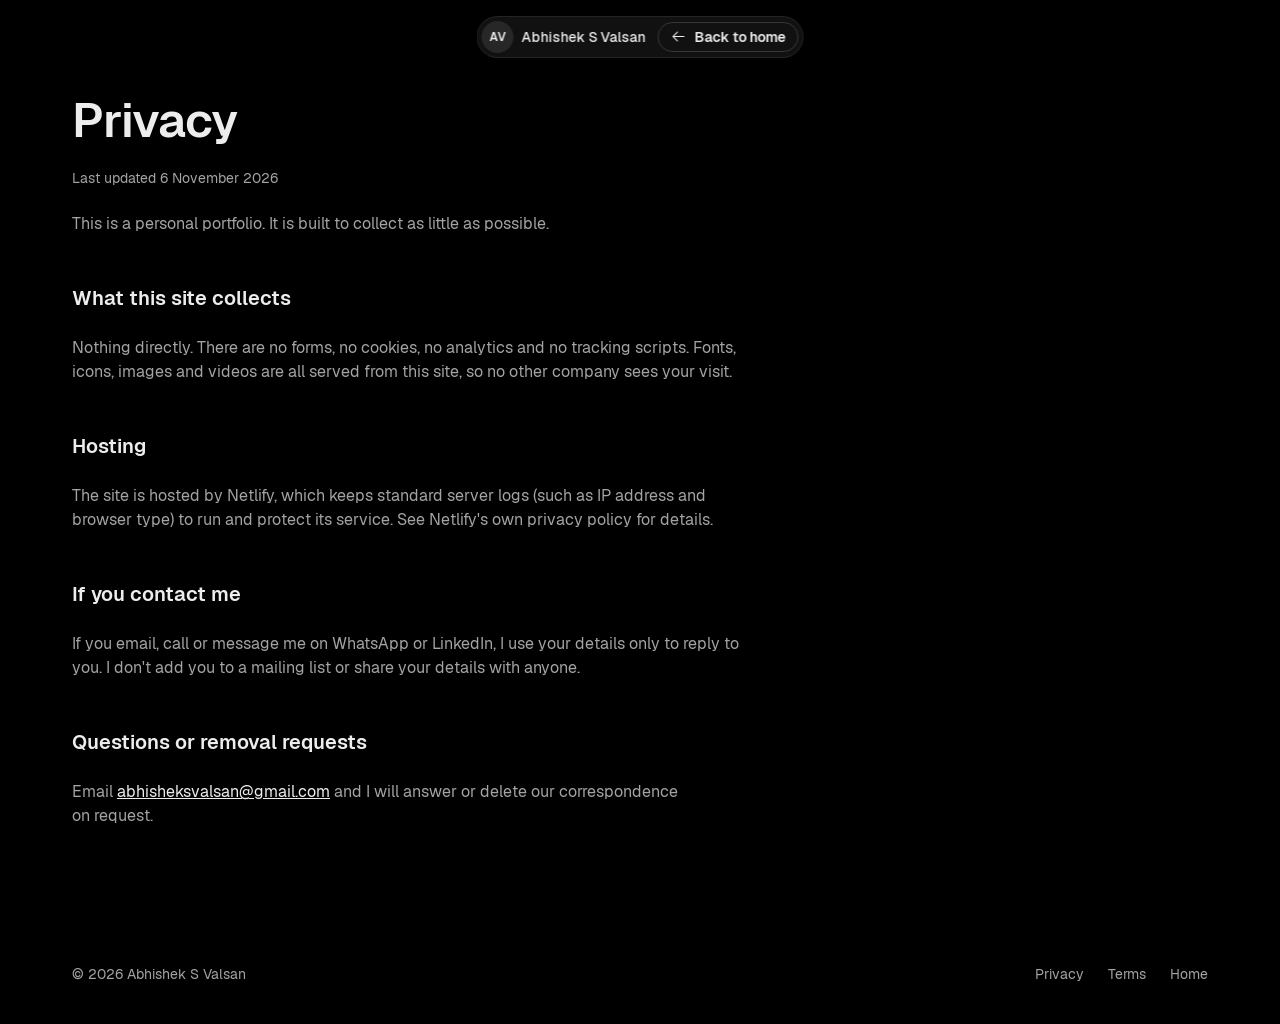
<file: privacy.html>
<!doctype html>
<html lang="en">
<head>
<meta charset="utf-8">
<meta name="viewport" content="width=device-width, initial-scale=1">
<title>Privacy | Abhishek S Valsan</title>
<meta name="description" content="How this portfolio site handles your data.">
<meta name="robots" content="index, follow">
<meta name="theme-color" content="#000000">
<link rel="icon" href="favicon.svg" type="image/svg+xml">
<link rel="stylesheet" href="assets/css/site.css">
</head>
<body>
<a class="skip-link button-sm" href="#main">Skip to content</a>
<header>
  <nav class="nav" aria-label="Main">
    <a class="nav-logo" href="index.html" aria-label="Abhishek S Valsan, home"><span class="logo-mark caption-3" aria-hidden="true">AV</span><span class="nav-name title-4" style="display:inline">Abhishek S Valsan</span></a>
    <a class="btn btn-ghost btn-small button-sm" href="index.html"><i class="ph ph-arrow-left icon-sm" aria-hidden="true"></i>Back to home</a>
  </nav>
</header>
<main id="main" class="container">
  <article class="page">
    <h1 class="heading-4 md:heading-2">Privacy</h1>
    <p class="caption-2 muted">Last updated 6 November 2026</p>
    <p class="body-3 muted">This is a personal portfolio. It is built to collect as little as possible.</p>
    <h2 class="heading-6">What this site collects</h2>
    <p class="body-3 muted">Nothing directly. There are no forms, no cookies, no analytics and no tracking scripts. Fonts, icons, images and videos are all served from this site, so no other company sees your visit.</p>
    <h2 class="heading-6">Hosting</h2>
    <p class="body-3 muted">The site is hosted by Netlify, which keeps standard server logs (such as IP address and browser type) to run and protect its service. See Netlify's own privacy policy for details.</p>
    <h2 class="heading-6">If you contact me</h2>
    <p class="body-3 muted">If you email, call or message me on WhatsApp or LinkedIn, I use your details only to reply to you. I don't add you to a mailing list or share your details with anyone.</p>
    <h2 class="heading-6">Questions or removal requests</h2>
    <p class="body-3 muted">Email <a href="mailto:abhisheksvalsan@gmail.com">abhisheksvalsan@gmail.com</a> and I will answer or delete our correspondence on request.</p>
  </article>
</main>
<footer class="footer">
  <div class="container caption-2 muted">
    <p>© 2026 Abhishek S Valsan</p>
    <nav aria-label="Footer"><ul><li><a href="privacy.html">Privacy</a></li><li><a href="terms.html">Terms</a></li><li><a href="index.html">Home</a></li></ul></nav>
  </div>
</footer>
</body>
</html>
</file>
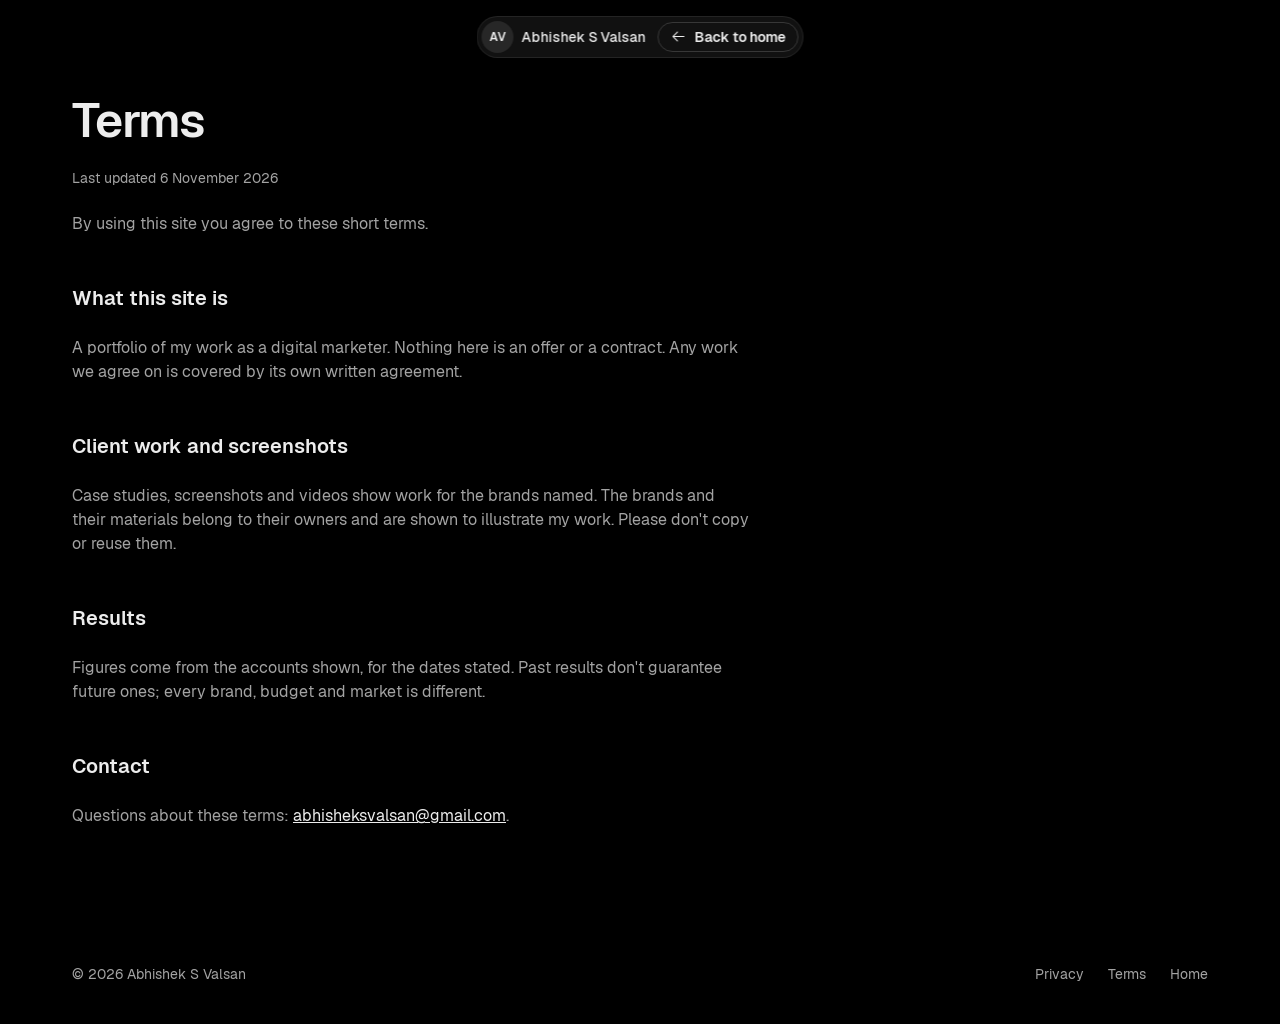
<file: terms.html>
<!doctype html>
<html lang="en">
<head>
<meta charset="utf-8">
<meta name="viewport" content="width=device-width, initial-scale=1">
<title>Terms | Abhishek S Valsan</title>
<meta name="description" content="Terms for using this portfolio site.">
<meta name="robots" content="index, follow">
<meta name="theme-color" content="#000000">
<link rel="icon" href="favicon.svg" type="image/svg+xml">
<link rel="stylesheet" href="assets/css/site.css">
</head>
<body>
<a class="skip-link button-sm" href="#main">Skip to content</a>
<header>
  <nav class="nav" aria-label="Main">
    <a class="nav-logo" href="index.html" aria-label="Abhishek S Valsan, home"><span class="logo-mark caption-3" aria-hidden="true">AV</span><span class="nav-name title-4" style="display:inline">Abhishek S Valsan</span></a>
    <a class="btn btn-ghost btn-small button-sm" href="index.html"><i class="ph ph-arrow-left icon-sm" aria-hidden="true"></i>Back to home</a>
  </nav>
</header>
<main id="main" class="container">
  <article class="page">
    <h1 class="heading-4 md:heading-2">Terms</h1>
    <p class="caption-2 muted">Last updated 6 November 2026</p>
    <p class="body-3 muted">By using this site you agree to these short terms.</p>
    <h2 class="heading-6">What this site is</h2>
    <p class="body-3 muted">A portfolio of my work as a digital marketer. Nothing here is an offer or a contract. Any work we agree on is covered by its own written agreement.</p>
    <h2 class="heading-6">Client work and screenshots</h2>
    <p class="body-3 muted">Case studies, screenshots and videos show work for the brands named. The brands and their materials belong to their owners and are shown to illustrate my work. Please don't copy or reuse them.</p>
    <h2 class="heading-6">Results</h2>
    <p class="body-3 muted">Figures come from the accounts shown, for the dates stated. Past results don't guarantee future ones; every brand, budget and market is different.</p>
    <h2 class="heading-6">Contact</h2>
    <p class="body-3 muted">Questions about these terms: <a href="mailto:abhisheksvalsan@gmail.com">abhisheksvalsan@gmail.com</a>.</p>
  </article>
</main>
<footer class="footer">
  <div class="container caption-2 muted">
    <p>© 2026 Abhishek S Valsan</p>
    <nav aria-label="Footer"><ul><li><a href="privacy.html">Privacy</a></li><li><a href="terms.html">Terms</a></li><li><a href="index.html">Home</a></li></ul></nav>
  </div>
</footer>
</body>
</html>
</file>
<file: assets/css/site.css>
/* =========================================================
   Abhishek S Valsan, portfolio. Visual system follows the
   landing-page-design rules: Geist only, Tailwind type scale,
   spacing tokens, Tailwind radii, flat dark backgrounds.
   ========================================================= */
@font-face{font-family:"Geist";src:url("../fonts/Geist-Regular.woff2") format("woff2");font-weight:400;font-style:normal;font-display:swap}
@font-face{font-family:"Geist";src:url("../fonts/Geist-Medium.woff2") format("woff2");font-weight:500;font-style:normal;font-display:swap}
@font-face{font-family:"Geist";src:url("../fonts/Geist-SemiBold.woff2") format("woff2");font-weight:600;font-style:normal;font-display:swap}
@font-face{font-family:"Geist";src:url("../fonts/Geist-Bold.woff2") format("woff2");font-weight:700;font-style:normal;font-display:swap}
@font-face{font-family:"Phosphor";src:url("../fonts/Phosphor.woff2") format("woff2");font-weight:normal;font-style:normal;font-display:block}

:root{
  /* backgrounds (B4, dark mode list only) */
  --bg:#000000; --surface:#181818; --surface-2:#1F1F1F; --surface-3:#272727; --surface-4:#313131;
  /* text and lines */
  --text:#EDEDED; --text-2:#A3A3A3; --text-3:#7C7C7C;
  --line:rgba(255,255,255,.08); --line-2:rgba(255,255,255,.16);
  --accent:#F2B544; --ok:#5BD08A;
  /* spacing (B2) */
  --s-25:2px; --s-50:4px; --s-75:8px; --s-100:12px; --s-200:16px; --s-300:24px;
  --s-400:32px; --s-500:40px; --s-600:48px; --s-700:64px; --s-800:80px; --s-900:96px;
  /* radius (B3, Tailwind values) */
  --r-sm:2px; --r:4px; --r-md:6px; --r-lg:8px; --r-xl:12px; --r-2xl:16px; --r-3xl:24px; --r-full:9999px;
  /* motion (B7) */
  --ease:cubic-bezier(0.22,1,0.36,1);
  color-scheme:dark;
}

*,*::before,*::after{box-sizing:border-box}
html{-webkit-text-size-adjust:100%;scroll-behavior:smooth;scroll-padding-top:var(--s-900)}
body{margin:0;background:var(--bg);color:var(--text);font-family:"Geist",system-ui,-apple-system,"Segoe UI",sans-serif;font-size:1rem;line-height:1.5rem;font-weight:400;-webkit-font-smoothing:antialiased;overflow-x:hidden}
h1,h2,h3,h4,p,ul,ol,figure,dl,dd,blockquote{margin:0}
ul,ol{padding:0;list-style:none}
img,video{display:block;max-width:100%}
a{color:inherit}
button{font:inherit;color:inherit;background:none;border:0;padding:0;cursor:pointer}
h1,h2,h3,h4,h5,h6,.heading-1,.heading-2,.heading-3,.heading-4,.heading-5,.heading-6{text-wrap:balance}
p,li,dd,figcaption,summary{text-wrap:pretty}
:focus-visible{outline:2px solid #FFFFFF;outline-offset:var(--s-25);border-radius:var(--r-md)}
.sr-only{position:absolute;width:1px;height:1px;padding:0;margin:-1px;overflow:hidden;clip:rect(0,0,0,0);white-space:nowrap;border:0}

/* ---------- text styles (B1) ---------- */
.heading-1{font-size:3.75rem;line-height:3.75rem;font-weight:600;letter-spacing:-0.025em}
.heading-2{font-size:3rem;line-height:3rem;font-weight:600;letter-spacing:-0.025em}
.heading-3{font-size:2.25rem;line-height:2.5rem;font-weight:600;letter-spacing:-0.02em}
.heading-4{font-size:1.875rem;line-height:2.25rem;font-weight:600;letter-spacing:-0.015em}
.heading-5{font-size:1.5rem;line-height:2rem;font-weight:600;letter-spacing:-0.01em}
.heading-6{font-size:1.25rem;line-height:1.75rem;font-weight:600}
.title-1{font-size:1.25rem;line-height:1.75rem;font-weight:500}
.title-2{font-size:1.125rem;line-height:1.75rem;font-weight:500}
.title-3{font-size:1rem;line-height:1.5rem;font-weight:500}
.title-4{font-size:.875rem;line-height:1.25rem;font-weight:500}
.title-5{font-size:.75rem;line-height:1rem;font-weight:500}
.body-1{font-size:1rem;line-height:1.5rem;font-weight:600}
.body-2{font-size:1rem;line-height:1.5rem;font-weight:500}
.body-3{font-size:1rem;line-height:1.5rem;font-weight:400}
.body-4{font-size:.875rem;line-height:1.25rem;font-weight:600}
.body-5{font-size:.875rem;line-height:1.25rem;font-weight:500}
.body-6{font-size:.875rem;line-height:1.25rem;font-weight:400}
.button-lg{font-size:1.125rem;line-height:1.75rem;font-weight:600}
.button-md{font-size:1rem;line-height:1.5rem;font-weight:600}
.button-sm{font-size:.875rem;line-height:1.25rem;font-weight:600}
.button-xsm{font-size:.75rem;line-height:1rem;font-weight:600}
.caption-1{font-size:.875rem;line-height:1.25rem;font-weight:500}
.caption-2{font-size:.875rem;line-height:1.25rem;font-weight:400}
.caption-3{font-size:.75rem;line-height:1rem;font-weight:600}
.caption-4{font-size:.75rem;line-height:1rem;font-weight:500}
.caption-5{font-size:.75rem;line-height:1rem;font-weight:400}
@media (min-width:768px){
  .md\:heading-1{font-size:3.75rem;line-height:3.75rem;font-weight:600;letter-spacing:-0.025em}
  .md\:heading-2{font-size:3rem;line-height:3rem;font-weight:600;letter-spacing:-0.025em}
  .md\:heading-3{font-size:2.25rem;line-height:2.5rem;font-weight:600;letter-spacing:-0.02em}
  .md\:heading-4{font-size:1.875rem;line-height:2.25rem;font-weight:600;letter-spacing:-0.015em}
}
@media (min-width:1024px){
  .lg\:heading-1{font-size:3.75rem;line-height:3.75rem;font-weight:600;letter-spacing:-0.025em}
  .lg\:heading-2{font-size:3rem;line-height:3rem;font-weight:600;letter-spacing:-0.025em}
  .lg\:heading-3{font-size:2.25rem;line-height:2.5rem;font-weight:600;letter-spacing:-0.02em}
  .lg\:display-2{font-size:4.5rem;line-height:4.5rem}
}
@media (min-width:1280px){
  .xl\:display-1{font-size:6rem;line-height:6rem}
}
.muted{color:var(--text-2)}
.faint{color:var(--text-3)}
.accent{color:var(--accent)}

/* ---------- icons (Phosphor, B6) ---------- */
.ph{font-family:"Phosphor"!important;font-style:normal;font-weight:normal;line-height:1;speak:never;-webkit-font-smoothing:antialiased;display:inline-block}
.icon-md{font-size:1.25rem}
.icon-sm{font-size:1rem}
.ph-arrow-right::before{content:"\e06c"}
.ph-arrow-up-right::before{content:"\e092"}
.ph-envelope-simple::before{content:"\e218"}
.ph-whatsapp-logo::before{content:"\e5d0"}
.ph-linkedin-logo::before{content:"\e2ee"}
.ph-copy::before{content:"\e1ca"}
.ph-check::before{content:"\e182"}
.ph-play::before{content:"\e3d0"}
.ph-x::before{content:"\e4f6"}
.ph-magnifying-glass::before{content:"\e30c"}
.ph-rocket-launch::before{content:"\e3fe"}
.ph-chart-line-up::before{content:"\e156"}
.ph-plus::before{content:"\e3d4"}
.ph-arrow-clockwise::before{content:"\e036"}
.ph-arrow-left::before{content:"\e058"}
.ph-target::before{content:"\e47c"}
.ph-video-camera::before{content:"\e4da"}
.ph-calendar-blank::before{content:"\e10a"}
.ph-phone::before{content:"\e3b8"}
.ph-warning-circle::before{content:"\e4e2"}

/* ---------- layout ---------- */
.container{max-width:1200px;margin-inline:auto;padding-inline:var(--s-200)}
@media (min-width:768px){.container{padding-inline:var(--s-400)}}
.section{padding-block:var(--s-700)}
@media (min-width:1024px){.section{padding-block:var(--s-900)}}
.section-head{max-width:680px;display:grid;gap:var(--s-200);margin-bottom:var(--s-600)}
.skip-link{position:absolute;left:var(--s-200);top:var(--s-200);z-index:100;padding:var(--s-75) var(--s-100);border-radius:var(--r-lg);background:#FFFFFF;color:#000000;text-decoration:none;transform:translateY(-200%);transition:transform 300ms var(--ease)}
.skip-link:focus{transform:none}

/* ---------- buttons (B2, B9) ---------- */
.btn{display:inline-flex;align-items:center;justify-content:center;gap:var(--s-75);padding:var(--s-75) var(--s-100);border-radius:var(--r-lg);border:1px solid transparent;text-decoration:none;white-space:nowrap;transition:background-color 300ms var(--ease),border-color 300ms var(--ease),color 300ms var(--ease),transform 300ms var(--ease)}
.btn:active{transform:scale(.98)}
.btn-primary{background:#FFFFFF;color:#000000}
.btn-primary:hover{background:#E4E4E4}
.btn-ghost{background:transparent;border-color:var(--line-2);color:var(--text)}
.btn-ghost:hover{background:var(--surface-2);border-color:rgba(255,255,255,.28)}
.btn-small{padding:var(--s-50) var(--s-100)}
.btn .ph{transition:transform 300ms var(--ease)}
.btn:hover .ph-arrow-right,.btn:hover .ph-arrow-up-right{transform:translateX(var(--s-25))}

/* ---------- navigation (B7) ---------- */
.nav{position:fixed;top:var(--s-200);left:50%;z-index:60;transform:translateX(-50%);display:flex;align-items:center;gap:var(--s-50);padding:var(--s-50);border:1px solid var(--line);border-radius:var(--r-full);background:rgba(24,24,24,.72);-webkit-backdrop-filter:blur(16px) saturate(140%);backdrop-filter:blur(16px) saturate(140%);max-width:calc(100vw - var(--s-400))}
.nav-logo{display:inline-flex;align-items:center;gap:var(--s-75);padding-right:var(--s-75);text-decoration:none;border-radius:var(--r-full)}
.logo-mark{display:grid;place-items:center;width:var(--s-400);height:var(--s-400);border-radius:var(--r-full);background:var(--surface-3);color:var(--text)}
.nav-links{display:none;align-items:center;gap:var(--s-25)}
.nav-links a{display:block;padding:var(--s-50) var(--s-100);border-radius:var(--r-full);text-decoration:none;color:var(--text-2);transition:background-color 300ms var(--ease),color 300ms var(--ease)}
.nav-links a:hover{color:var(--text);background:var(--surface-2)}
.nav-links a[aria-current="true"]{color:var(--text);background:var(--surface-3)}
.nav .btn{border-radius:var(--r-full)}
.menu-toggle{position:relative;width:var(--s-400);height:var(--s-400);border-radius:var(--r-full);transition:background-color 300ms var(--ease)}
.menu-toggle:hover{background:var(--surface-2)}
.menu-toggle span{position:absolute;left:50%;top:50%;width:var(--s-200);height:2px;margin-left:calc(-1 * var(--s-75));border-radius:var(--r-full);background:var(--text);transition:transform 500ms var(--ease)}
.menu-toggle span:first-child{transform:translateY(calc(-1 * var(--s-50)))}
.menu-toggle span:last-child{transform:translateY(var(--s-50))}
.menu-toggle[aria-expanded="true"] span:first-child{transform:rotate(45deg)}
.menu-toggle[aria-expanded="true"] span:last-child{transform:rotate(-45deg)}
@media (min-width:860px){.nav-links{display:flex}.menu-toggle{display:none}.nav-logo .nav-name{display:none}}
@media (max-width:420px){.nav-logo .nav-name{display:none}}
.menu{position:fixed;inset:0;z-index:55;display:flex;flex-direction:column;justify-content:center;padding:var(--s-900) var(--s-300) var(--s-600);background:rgba(0,0,0,.92);-webkit-backdrop-filter:blur(24px);backdrop-filter:blur(24px);opacity:0;pointer-events:none;transition:opacity 500ms var(--ease)}
.menu.open{opacity:1;pointer-events:auto}
.menu ul{display:grid;gap:var(--s-100)}
.menu li{opacity:0;transform:translateY(var(--s-300));transition:opacity 500ms var(--ease),transform 500ms var(--ease);transition-delay:calc(var(--i,0) * 60ms)}
.menu.open li{opacity:1;transform:none}
.menu a{text-decoration:none}
.menu .menu-cta{margin-top:var(--s-400)}
@media (min-width:860px){.menu{display:none}}

/* ---------- hero (B5) ---------- */
.hero{padding-top:var(--s-900);padding-bottom:var(--s-700)}
@media (min-width:1024px){.hero{margin-top:var(--s-700)}}
.hero-copy{display:grid;gap:var(--s-300);justify-items:start}
.badge{display:inline-flex;align-items:center;gap:var(--s-75);padding:var(--s-50) var(--s-100);border:1px solid var(--line-2);border-radius:var(--r-full);background:var(--surface)}
.dot{width:var(--s-75);height:var(--s-75);border-radius:var(--r-full);background:var(--ok)}
.hero-title{font-weight:700;letter-spacing:-0.045em;padding-bottom:var(--s-75);background:linear-gradient(90deg,#FFFFFF 0%,#9B9B9B 100%);-webkit-background-clip:text;background-clip:text;color:transparent}
.hero-sub{max-width:680px}
.proof-row{display:grid;gap:var(--s-75);margin-top:var(--s-200)}
.brands{display:flex;flex-wrap:wrap;gap:var(--s-75) var(--s-300)}
.hero-visual{margin-top:var(--s-700);padding:var(--s-200);border:1px solid var(--line);border-radius:var(--r-3xl);background:var(--surface);display:grid;gap:var(--s-200)}
@media (min-width:900px){.hero-visual{grid-template-columns:1.1fr 1fr;align-items:start}}
.shot{display:grid;gap:var(--s-75)}
.shot .media{border-radius:var(--r-lg)}
.shot figcaption{display:flex;align-items:center;gap:var(--s-75)}

/* media with skeleton loading state (B9) */
.media{position:relative;overflow:hidden;background:var(--surface-2);border:1px solid var(--line)}
.media img{width:100%;height:auto}
.js .media img{opacity:0;transition:opacity 500ms var(--ease)}
.js .media img.loaded{opacity:1}

/* ---------- tagline reveal (B11) ---------- */
.tagline{padding-block:var(--s-800)}
@media (min-width:1024px){.tagline{padding-block:var(--s-900)}}
.tagline-text{max-width:680px}
.tagline-text .w{opacity:.3;transition:opacity 500ms var(--ease)}
.tagline-text .w.on{opacity:1}

/* ---------- cards ---------- */
.card{background:var(--surface);border:1px solid var(--line);border-radius:var(--r-2xl);padding:var(--s-400)}
.grid-2{display:grid;gap:var(--s-200)}
@media (min-width:768px){.grid-2{grid-template-columns:1fr 1fr}}
.grid-3{display:grid;gap:var(--s-200)}
@media (min-width:1024px){.grid-3{grid-template-columns:repeat(3,1fr)}}
.benefit{display:grid;gap:var(--s-200);align-content:start}
.icon-box{display:grid;place-items:center;width:var(--s-500);height:var(--s-500);border-radius:var(--r-lg);background:var(--surface-3);color:var(--text)}
.stat{display:grid;gap:var(--s-25)}
.step{display:grid;gap:var(--s-200);align-content:start}
.step-num{display:grid;place-items:center;width:var(--s-400);height:var(--s-400);border-radius:var(--r-full);border:1px solid var(--line-2)}

/* ---------- case studies ---------- */
.cases{display:grid;gap:var(--s-200)}
.case{display:grid;overflow:hidden;background:var(--surface);border:1px solid var(--line);border-radius:var(--r-2xl)}
@media (min-width:1024px){
  .case{grid-template-columns:1.05fr 1fr}
  .case.flip .case-visual{order:2}
}
.case-visual{display:grid;align-content:center;gap:var(--s-200);padding:var(--s-300);background:var(--surface-2)}
.case-visual .media{border-radius:var(--r-lg)}
.stack .media + .media{width:88%;justify-self:end;margin-top:calc(-1 * var(--s-400))}
.posts{display:grid;grid-template-columns:repeat(3,1fr);gap:var(--s-100)}
.posts .media{aspect-ratio:9/16}
.posts .media img{height:100%;object-fit:cover;object-position:top}
.posts .media:nth-child(2){transform:translateY(calc(-1 * var(--s-200)))}
.case-body{display:flex;flex-direction:column;gap:var(--s-200);padding:var(--s-400)}
.case-meta{display:flex;flex-wrap:wrap;align-items:center;gap:var(--s-75)}
.pill{display:inline-flex;align-items:center;gap:var(--s-50);padding:var(--s-50) var(--s-100);border:1px solid var(--line-2);border-radius:var(--r-full)}
.tags{display:flex;flex-wrap:wrap;gap:var(--s-75)}
.tags li{padding:var(--s-50) var(--s-100);border:1px solid var(--line);border-radius:var(--r-full);color:var(--text-2)}
.case-actions{display:flex;flex-wrap:wrap;gap:var(--s-100);margin-top:auto;padding-top:var(--s-200)}
.case-small{display:grid;gap:var(--s-200);text-align:left;width:100%;transition:background-color 300ms var(--ease),border-color 300ms var(--ease),transform 300ms var(--ease)}
.case-small:hover{background:var(--surface-2);border-color:var(--line-2)}
.case-small:active{transform:scale(.98)}
.case-small .more{display:inline-flex;align-items:center;gap:var(--s-75)}

/* ---------- dialog ---------- */
dialog.case-dialog{width:min(860px,calc(100% - var(--s-400)));max-height:calc(100dvh - var(--s-400));padding:0;border:1px solid var(--line-2);border-radius:var(--r-3xl);background:var(--surface);color:var(--text);overflow:auto}
dialog.case-dialog::backdrop{background:rgba(0,0,0,.72);-webkit-backdrop-filter:blur(8px);backdrop-filter:blur(8px)}
dialog[open]{animation:dialog-in 500ms var(--ease)}
@keyframes dialog-in{from{opacity:0;transform:translateY(var(--s-300))}to{opacity:1;transform:none}}
.dlg-head{position:sticky;top:0;z-index:2;display:flex;justify-content:space-between;align-items:flex-start;gap:var(--s-200);padding:var(--s-300);background:var(--surface)}
.icon-btn{display:grid;place-items:center;flex:none;width:var(--s-500);height:var(--s-500);border-radius:var(--r-full);border:1px solid var(--line-2);transition:background-color 300ms var(--ease),transform 300ms var(--ease)}
.icon-btn:hover{background:var(--surface-2)}
.icon-btn:active{transform:scale(.98)}
.dlg-body{display:grid;gap:var(--s-300);padding:var(--s-300)}
.dlg-shots{display:grid;gap:var(--s-300)}
.dlg-shots.posts{gap:var(--s-100)}
.dlg-shots figure{display:grid;gap:var(--s-75)}
.dlg-shots figure .media{border-radius:var(--r-xl)}
.dlg-shots figcaption a{color:var(--text);white-space:nowrap}
.dlg-sections{display:grid;gap:var(--s-200)}
@media (min-width:640px){.dlg-sections{grid-template-columns:1fr 1fr}}
.dlg-sections section{display:grid;gap:var(--s-75);align-content:start;padding:var(--s-300);border:1px solid var(--line);border-radius:var(--r-xl);background:var(--surface-2)}

/* ---------- showreel ---------- */
.tabs{display:inline-flex;gap:var(--s-50);padding:var(--s-50);border:1px solid var(--line);border-radius:var(--r-full);background:var(--surface)}
.tab{padding:var(--s-75) var(--s-200);border-radius:var(--r-full);color:var(--text-2);transition:background-color 300ms var(--ease),color 300ms var(--ease)}
.tab:hover{color:var(--text)}
.tab[aria-selected="true"]{background:#FFFFFF;color:#000000}
.reel{display:grid;gap:var(--s-300);margin-top:var(--s-400)}
.reel > *{min-width:0}
@media (min-width:1024px){.reel{grid-template-columns:minmax(0,1fr) 360px;align-items:start}}
.stage{display:grid;place-items:center;padding:var(--s-200);border:1px solid var(--line);border-radius:var(--r-3xl);background:var(--surface)}
.stage-frame{position:relative;width:100%;aspect-ratio:16/9;overflow:hidden;border-radius:var(--r-lg);background:#000000}
.stage-frame[data-orient="v"]{aspect-ratio:9/16;width:min(100%,calc(min(70vh,640px) * 9 / 16))}
.stage-frame video{position:absolute;inset:0;width:100%;height:100%;object-fit:contain;background:#000000}
.video-error{position:absolute;inset:0;display:none;place-content:center;justify-items:center;gap:var(--s-200);padding:var(--s-300);text-align:center;background:rgba(0,0,0,.85)}
.video-error.show{display:grid}
.now{display:grid;gap:var(--s-75);padding-bottom:var(--s-300)}
.playlist{display:grid;gap:var(--s-75);margin-top:var(--s-200)}
@media (max-width:1023px){.playlist{grid-auto-flow:column;grid-auto-columns:minmax(240px,72%);overflow-x:auto;scroll-snap-type:x mandatory;padding-bottom:var(--s-75)}.playlist li{scroll-snap-align:start}}
.pl-item{display:grid;grid-template-columns:auto 1fr;align-items:center;gap:var(--s-100);width:100%;padding:var(--s-75);border:1px solid transparent;border-radius:var(--r-xl);text-align:left;transition:background-color 300ms var(--ease),border-color 300ms var(--ease),transform 300ms var(--ease)}
.pl-item:hover{background:var(--surface)}
.pl-item:active{transform:scale(.98)}
.pl-item[aria-current="true"]{background:var(--surface-2);border-color:var(--line-2)}
.pl-thumb{width:var(--s-700);aspect-ratio:9/16;border-radius:var(--r);overflow:hidden;background:var(--surface-2)}
.pl-item.wide .pl-thumb{width:var(--s-900);aspect-ratio:16/9}
.pl-thumb img{width:100%;height:100%;object-fit:cover}

/* ---------- experience ---------- */
.xp{display:grid;gap:var(--s-200)}
.xp-item{display:grid;gap:var(--s-200)}
@media (min-width:768px){.xp-item{grid-template-columns:200px 1fr;gap:var(--s-400)}}
.xp-when{display:grid;gap:var(--s-25);align-content:start}
.xp-body{display:grid;gap:var(--s-75)}
.xp-body ul{display:grid;gap:var(--s-75);margin-top:var(--s-100);padding-left:var(--s-300);list-style:disc}
.xp-body li::marker{color:var(--text-3)}

/* ---------- skills ---------- */
.chips{display:flex;flex-wrap:wrap;gap:var(--s-75);margin-top:var(--s-200)}
.chips li{padding:var(--s-75) var(--s-100);border:1px solid var(--line);border-radius:var(--r-lg);background:var(--surface-2)}

/* ---------- FAQ ---------- */
.faq{display:grid;gap:var(--s-100);max-width:820px}
.faq details{border:1px solid var(--line);border-radius:var(--r-xl);background:var(--surface)}
.faq summary{display:flex;justify-content:space-between;align-items:center;gap:var(--s-200);padding:var(--s-300);cursor:pointer;list-style:none;border-radius:var(--r-xl)}
.faq summary::-webkit-details-marker{display:none}
.faq summary .ph{flex:none;transition:transform 500ms var(--ease)}
.faq details[open] summary .ph{transform:rotate(45deg)}
.faq .answer{padding:0 var(--s-300) var(--s-300)}
.faq details[open] .answer{animation:answer-in 500ms var(--ease)}
@keyframes answer-in{from{opacity:0;transform:translateY(calc(-1 * var(--s-75)))}to{opacity:1;transform:none}}

/* ---------- final CTA ---------- */
.cta{display:grid;gap:var(--s-300);padding:var(--s-400);border:1px solid var(--line);border-radius:var(--r-3xl);background:var(--surface)}
@media (min-width:1024px){.cta{padding:var(--s-700)}}
.cta-copy{display:grid;gap:var(--s-200);max-width:680px}
.contact-row{display:flex;flex-wrap:wrap;gap:var(--s-100)}
.contact-label{margin-top:var(--s-200)}
.toast{min-height:var(--s-300)}

/* ---------- footer ---------- */
.footer{padding-block:var(--s-500)}
.footer .container{display:flex;flex-wrap:wrap;justify-content:space-between;gap:var(--s-200) var(--s-300)}
.footer nav ul{display:flex;flex-wrap:wrap;gap:var(--s-200) var(--s-300)}
.footer a{text-decoration:none;transition:color 300ms var(--ease)}
.footer a:hover{color:var(--text)}

/* ---------- simple pages (privacy, terms, 404) ---------- */
.page{max-width:680px;padding-top:var(--s-900);padding-bottom:var(--s-900);display:grid;gap:var(--s-300)}
.page h2{margin-top:var(--s-300)}
.page a:not(.btn){color:var(--text)}

/* ---------- scroll reveal (B7) ---------- */
.js [data-reveal]{opacity:0;transform:translateY(var(--s-400))}
.js [data-reveal].in{opacity:1;transform:none;transition:opacity 700ms var(--ease),transform 700ms var(--ease)}

@media (prefers-reduced-motion:reduce){
  html{scroll-behavior:auto}
  .js [data-reveal]{transform:none}
  .js [data-reveal].in{transition:opacity 700ms var(--ease)}
  .menu li,.menu.open li{transform:none}
  .tagline-text .w{opacity:1;transition:none}
  dialog[open]{animation:fade-in 300ms var(--ease)}
  .faq details[open] .answer{animation:fade-in 300ms var(--ease)}
  .btn:active,.case-small:active,.pl-item:active,.icon-btn:active{transform:none}
  .posts .media:nth-child(2){transform:none}
}
@keyframes fade-in{from{opacity:0}to{opacity:1}}
</file>
